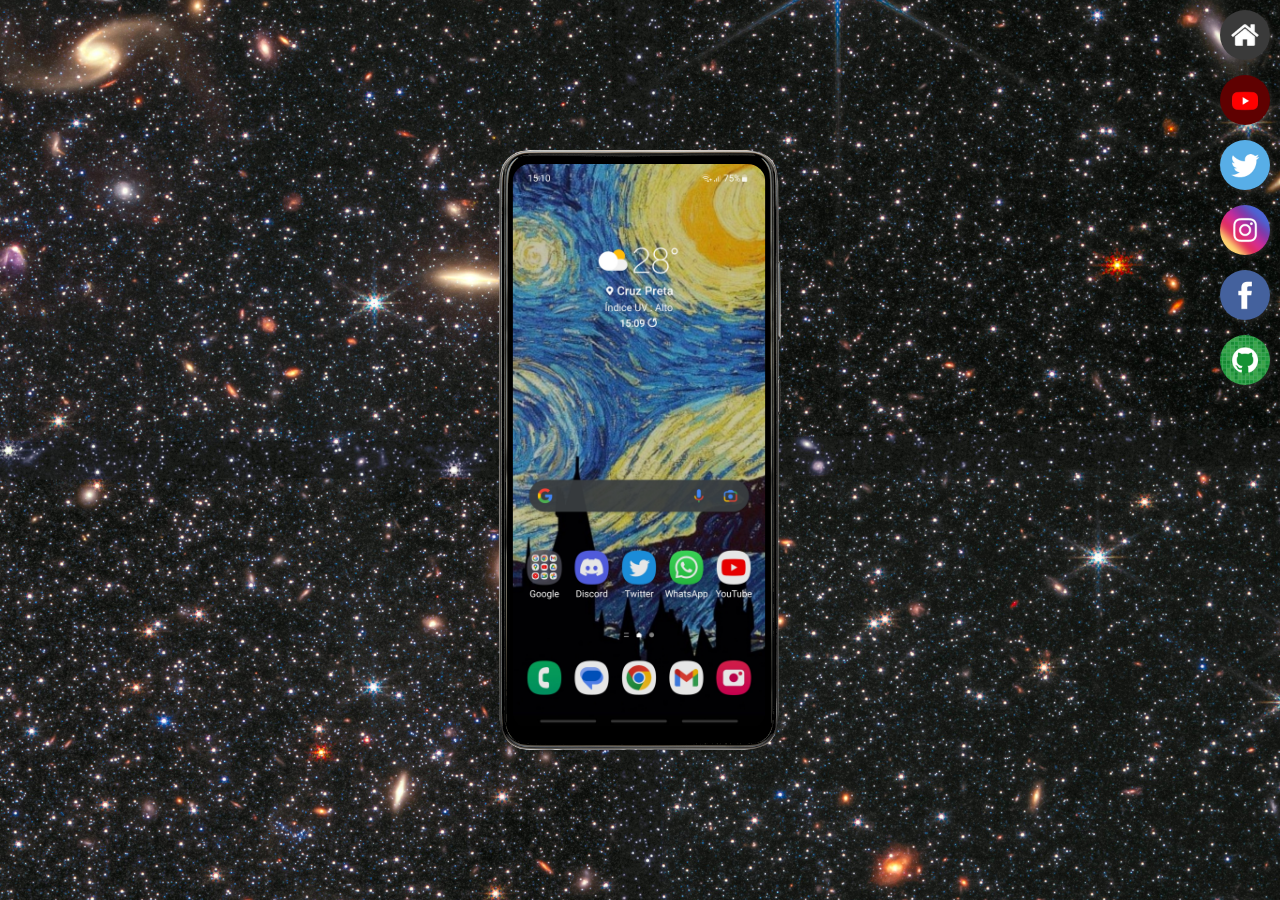
<file: index.html>
<!DOCTYPE html>
<html lang="pt-br">
<head>
    <meta charset="UTF-8">
    <meta http-equiv="X-UA-Compatible" content="IE=edge">
    <meta name="viewport" content="width=device-width, initial-scale=1.0">
    <link rel="shortcut icon" href="imagens/favicon.ico" type="image/x-icon">
    <link rel="stylesheet" href="estilos/style.css">
    <title>Projeto Redes Sociais</title>
</head>
<body>
    <main>
        <section id="celular">
            <iframe src="home.html" name="tela" id="tela" frameborder="0">
                <p>Seu navegador não é compatível com esse recurso</p>
            </iframe>
        </section>
        <section id="sociais">
            <a href="home.html" target="tela"><img src="imagens/logo-home.jpg" alt="Home"></a>
            <a href="youtube.html" target="tela"><img src="imagens/logo-youtube.jpg" alt="Youtube"></a>
            <a href="twitter.html" target="tela"><img src="imagens/logo-twitter.jpg" alt="Twitter"></a>
            <a href="instragram.html" target="tela"><img src="imagens/logo-instagram.jpg" alt="Instagram"></a>
            <a href="face.html" target="tela"><img src="imagens/logo-facebook.jpg" alt="Facebook"></a>
            <a href="github.html" target="tela"><img src="imagens/logo-github.jpg" alt="GitHub"></a>
        </section>
    </main>
</body>
</html>
</file>
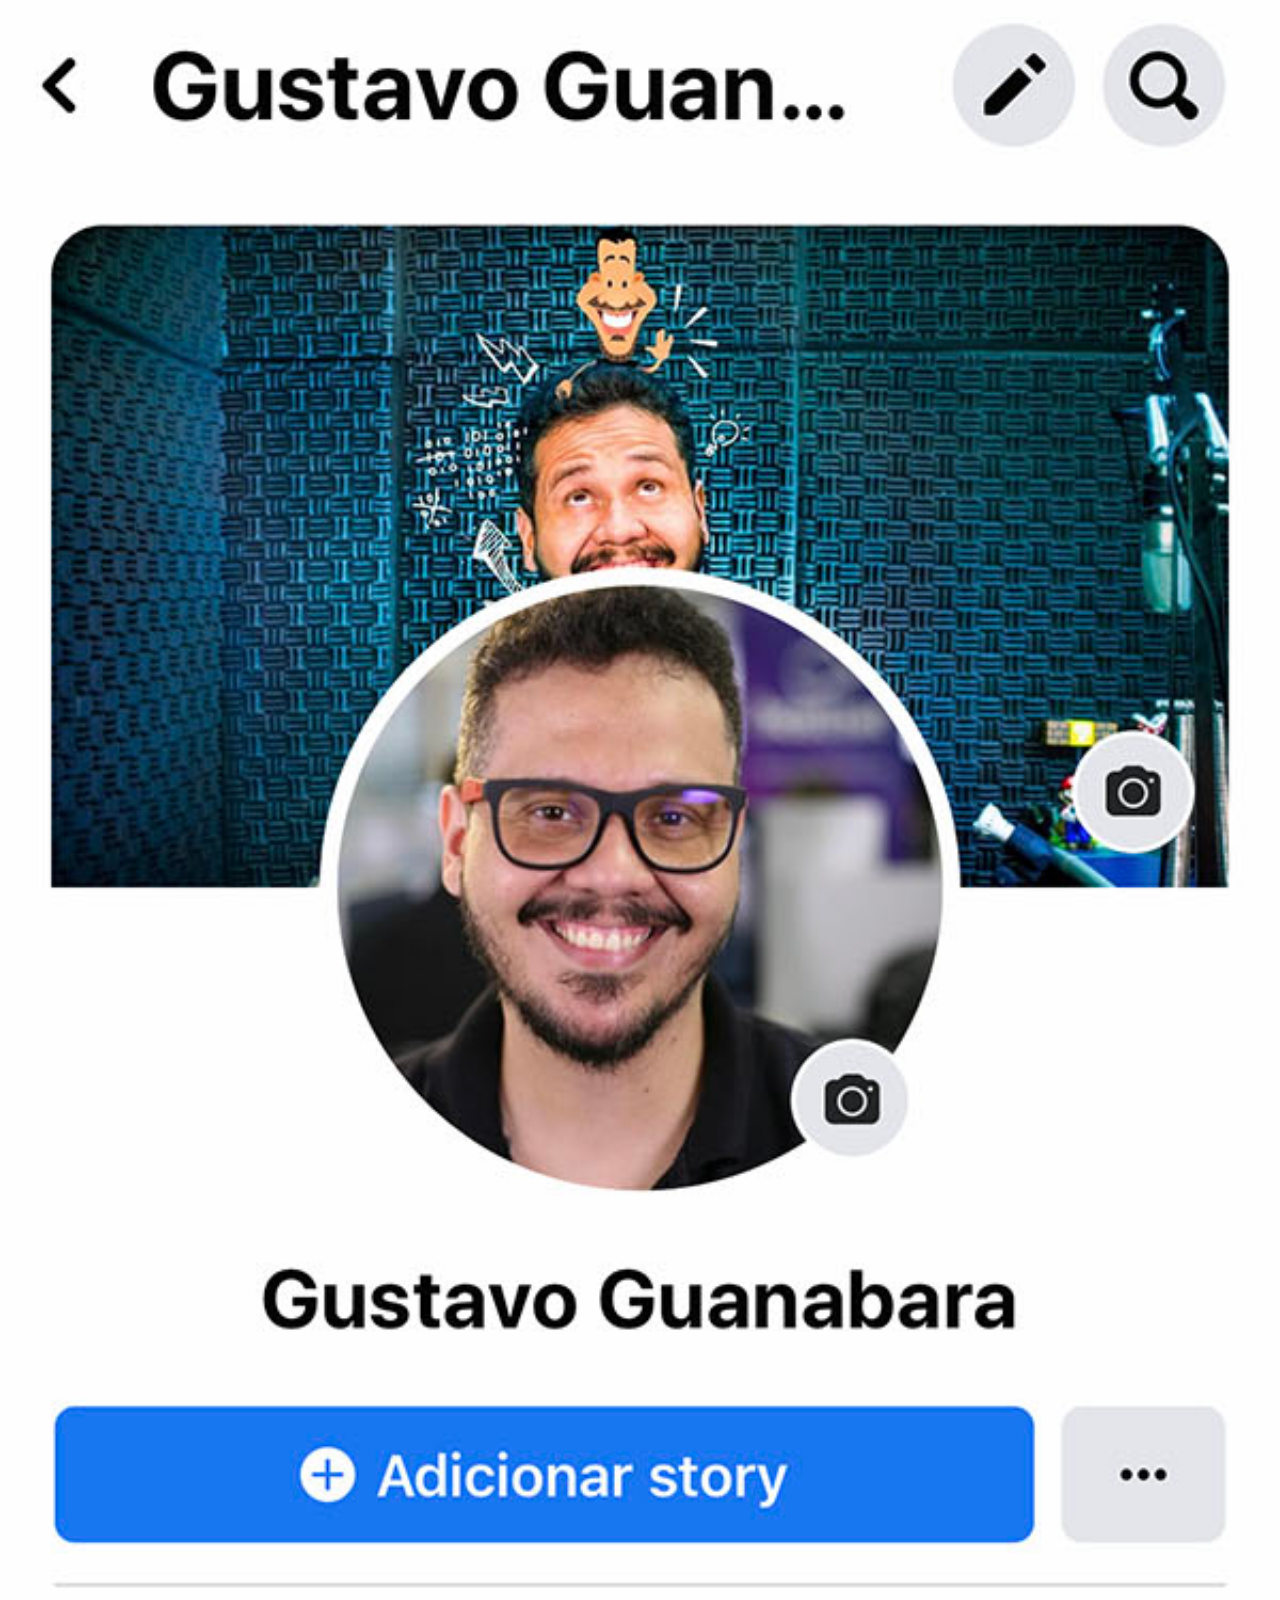
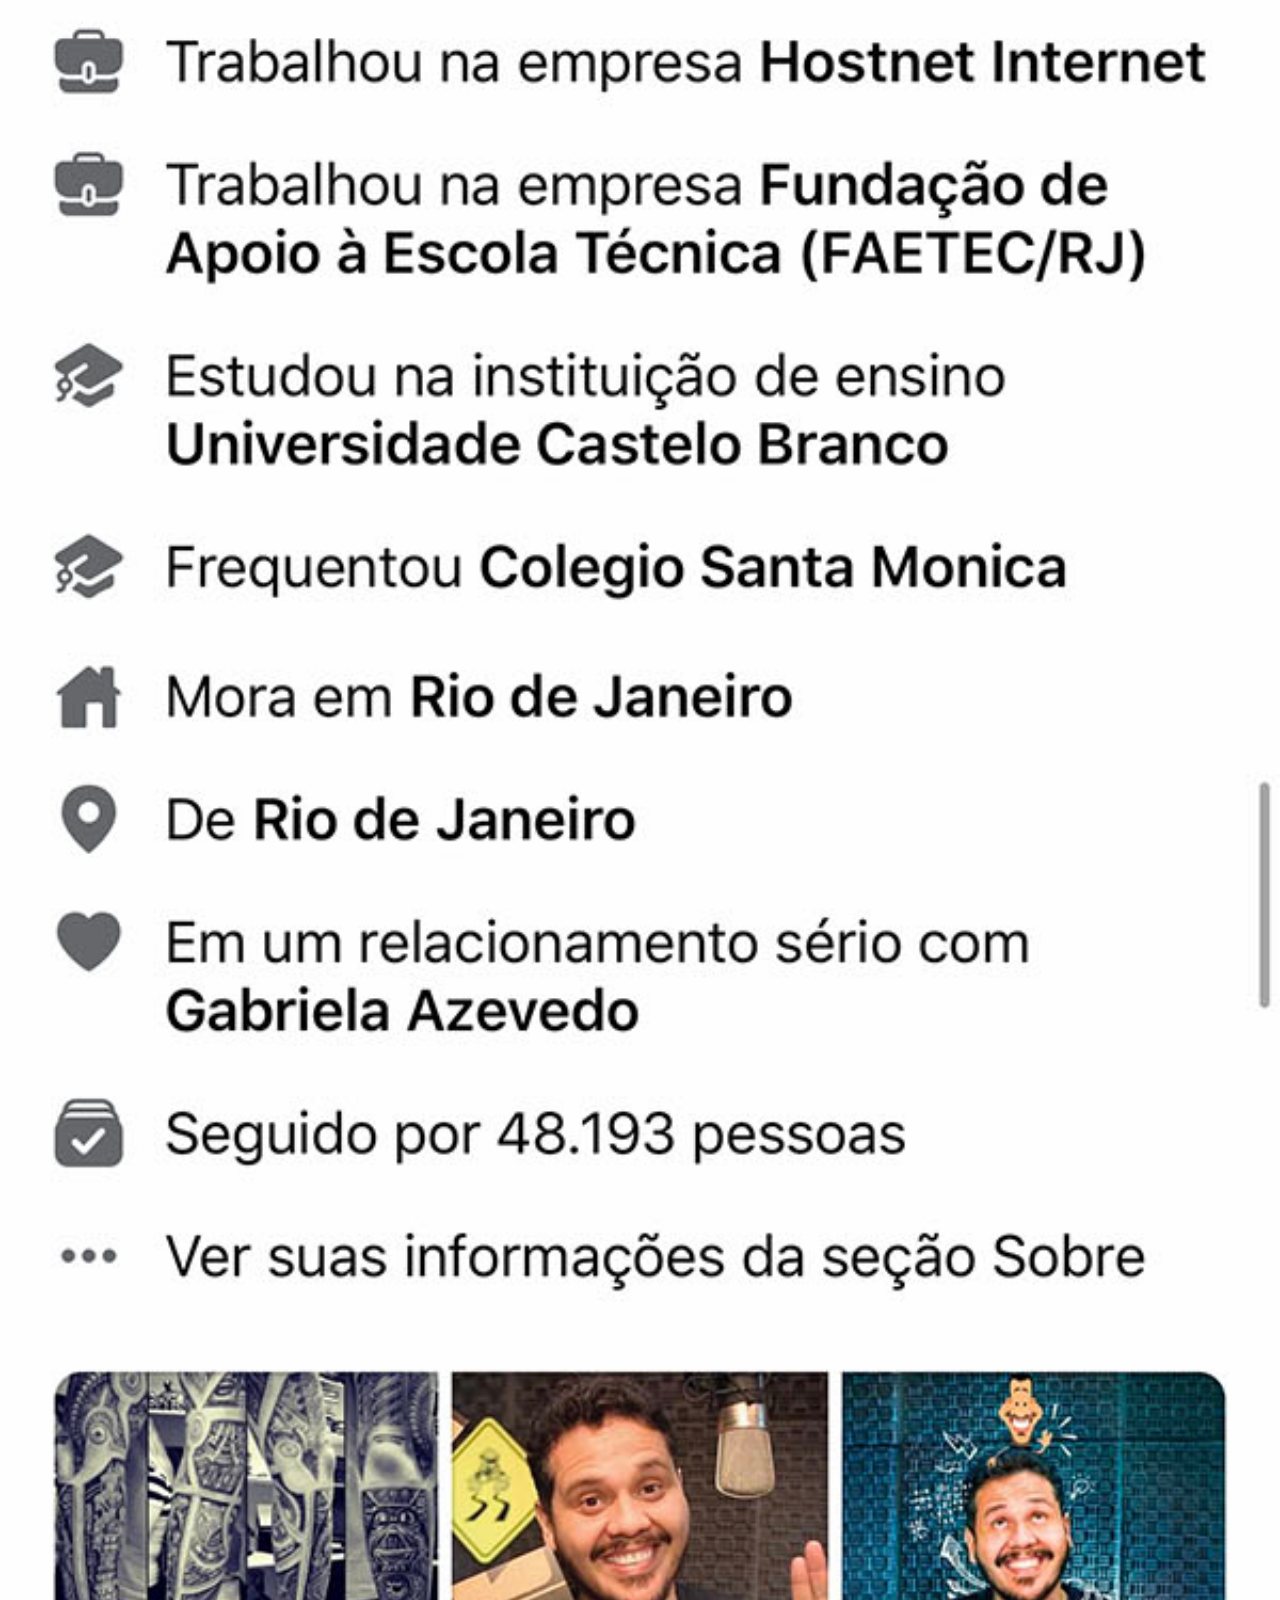
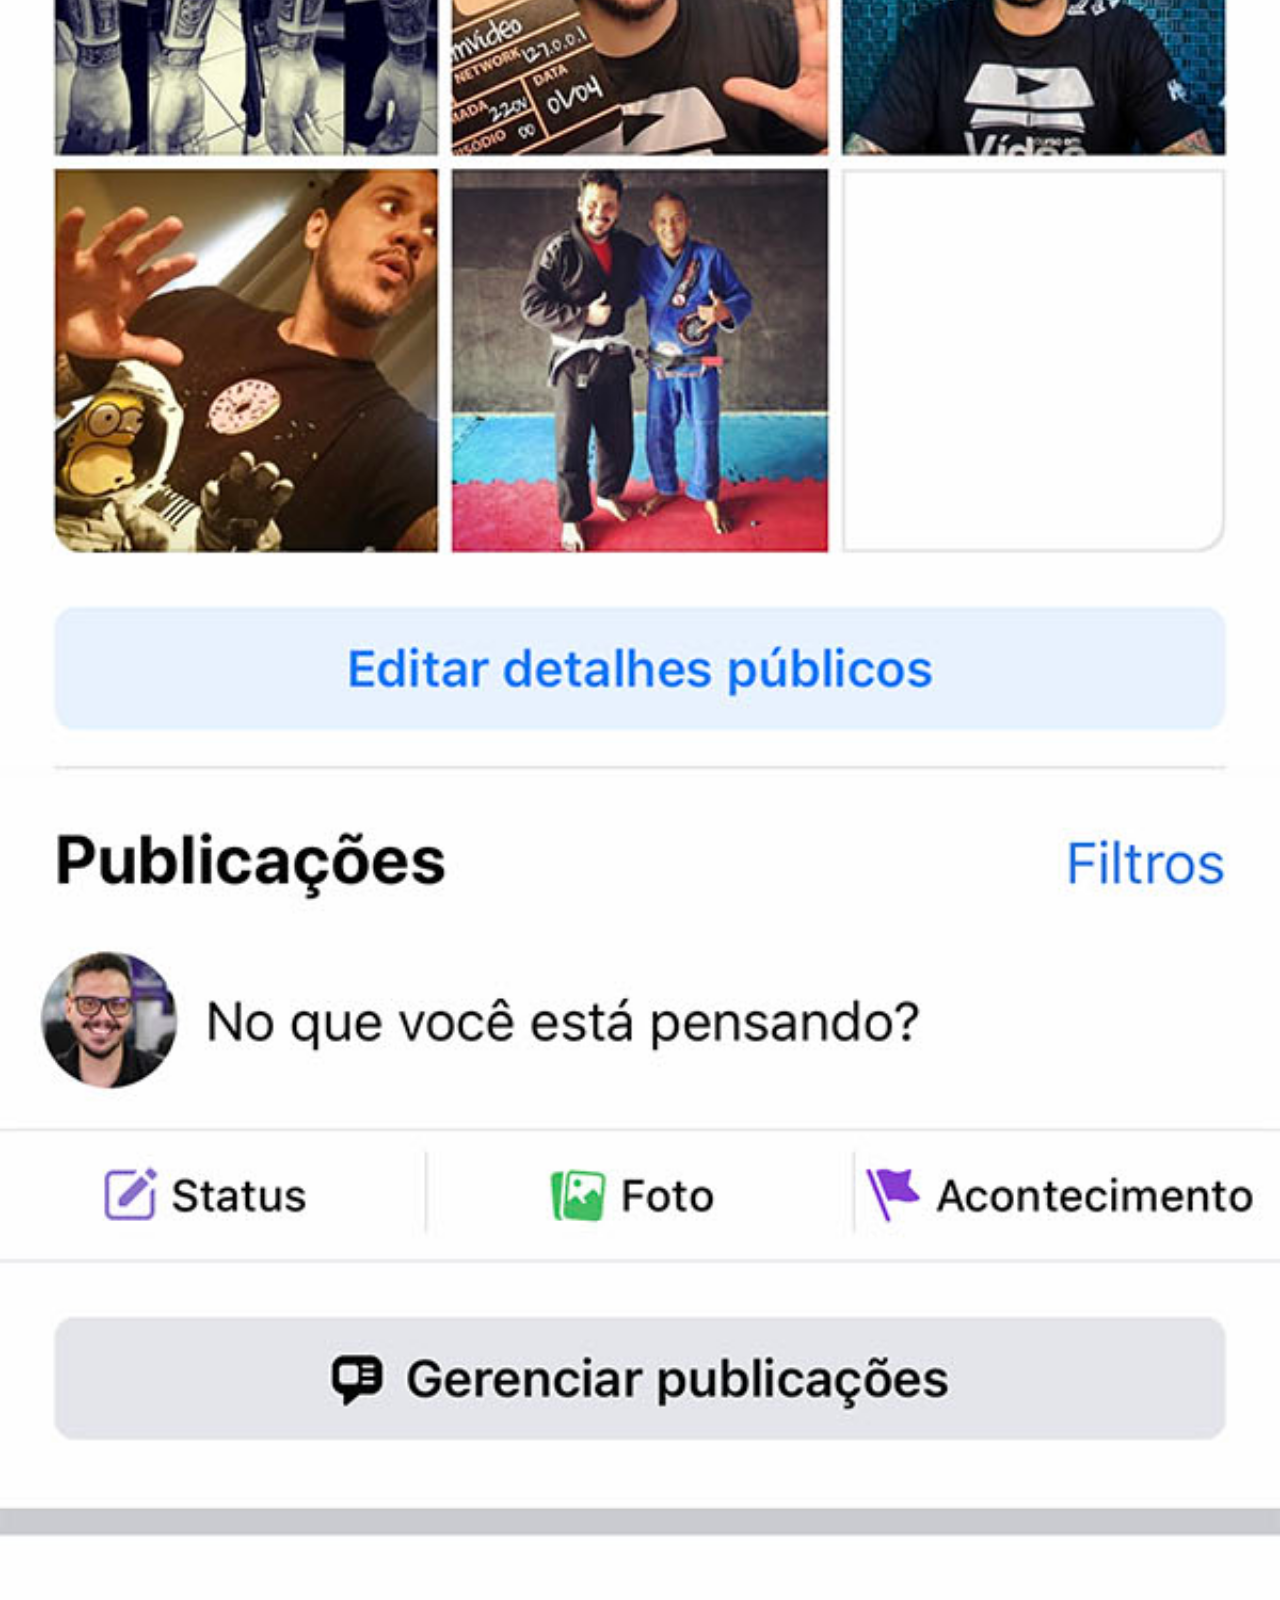
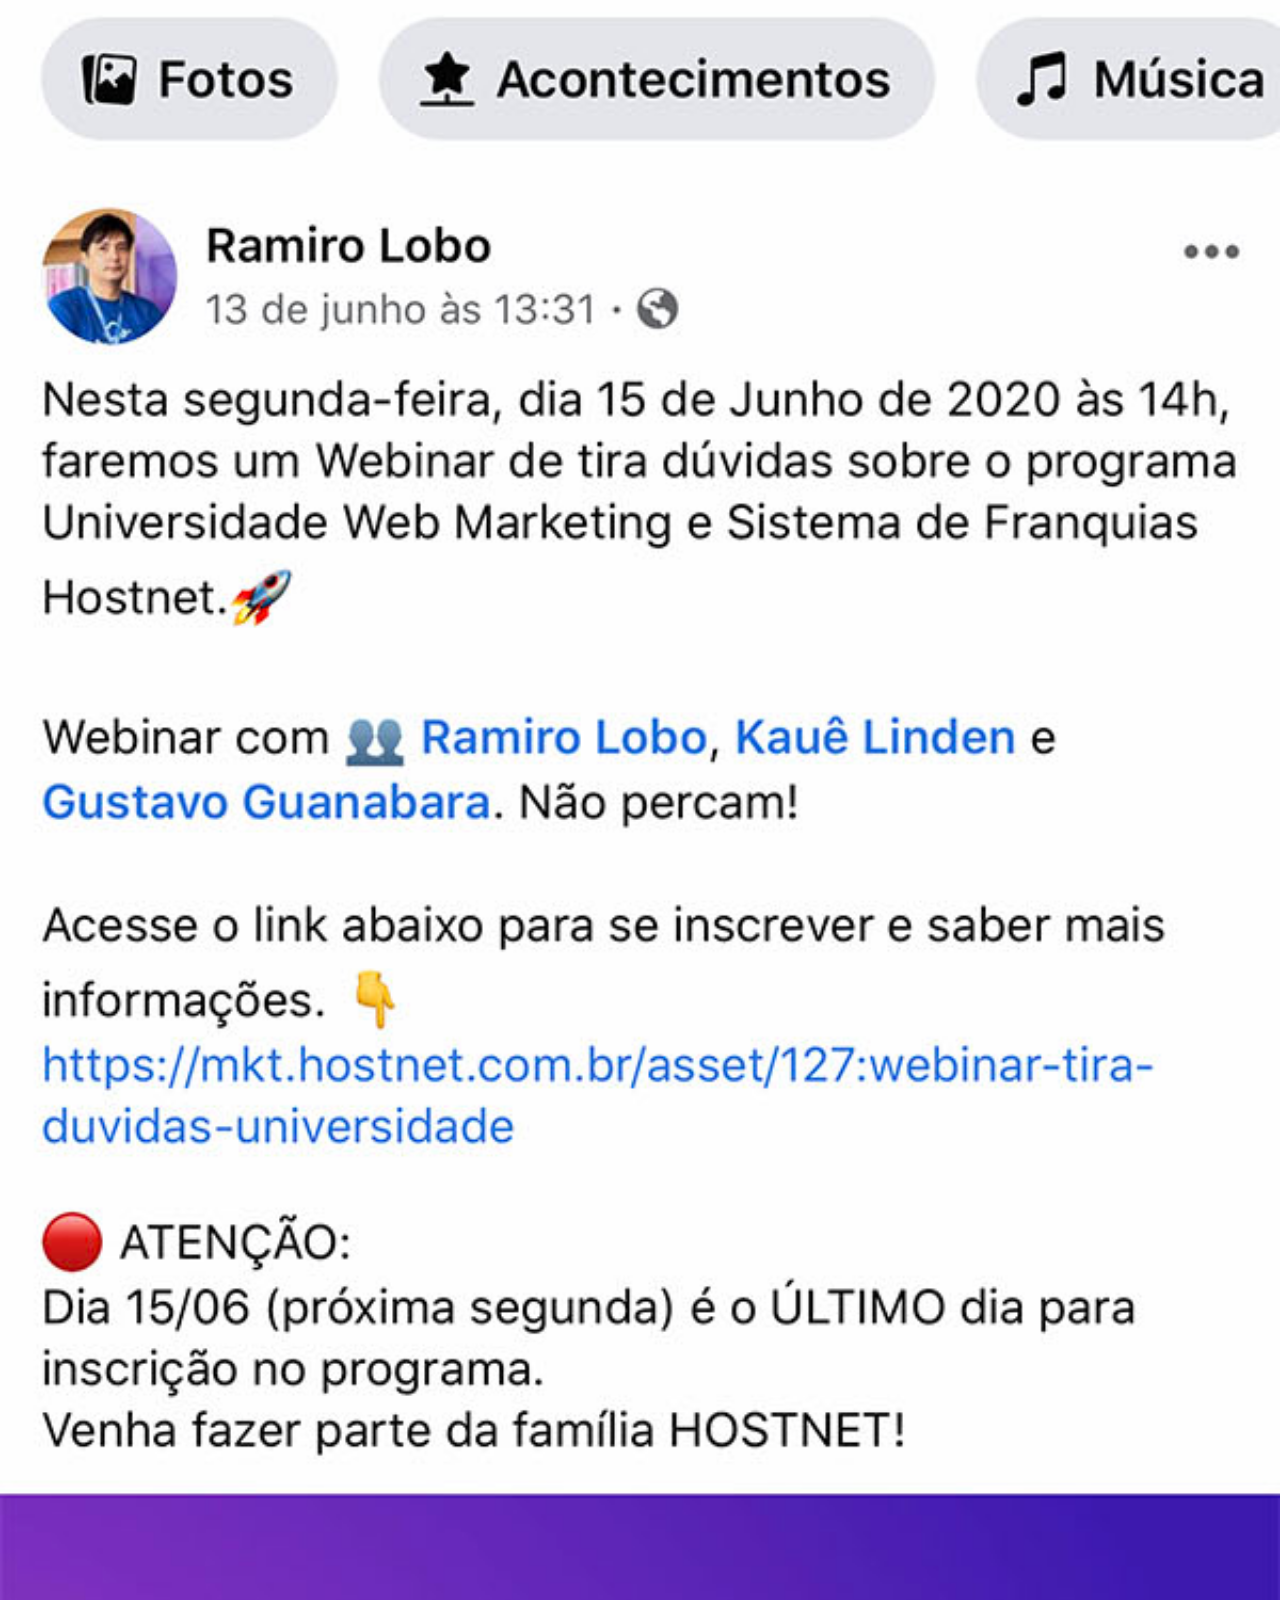
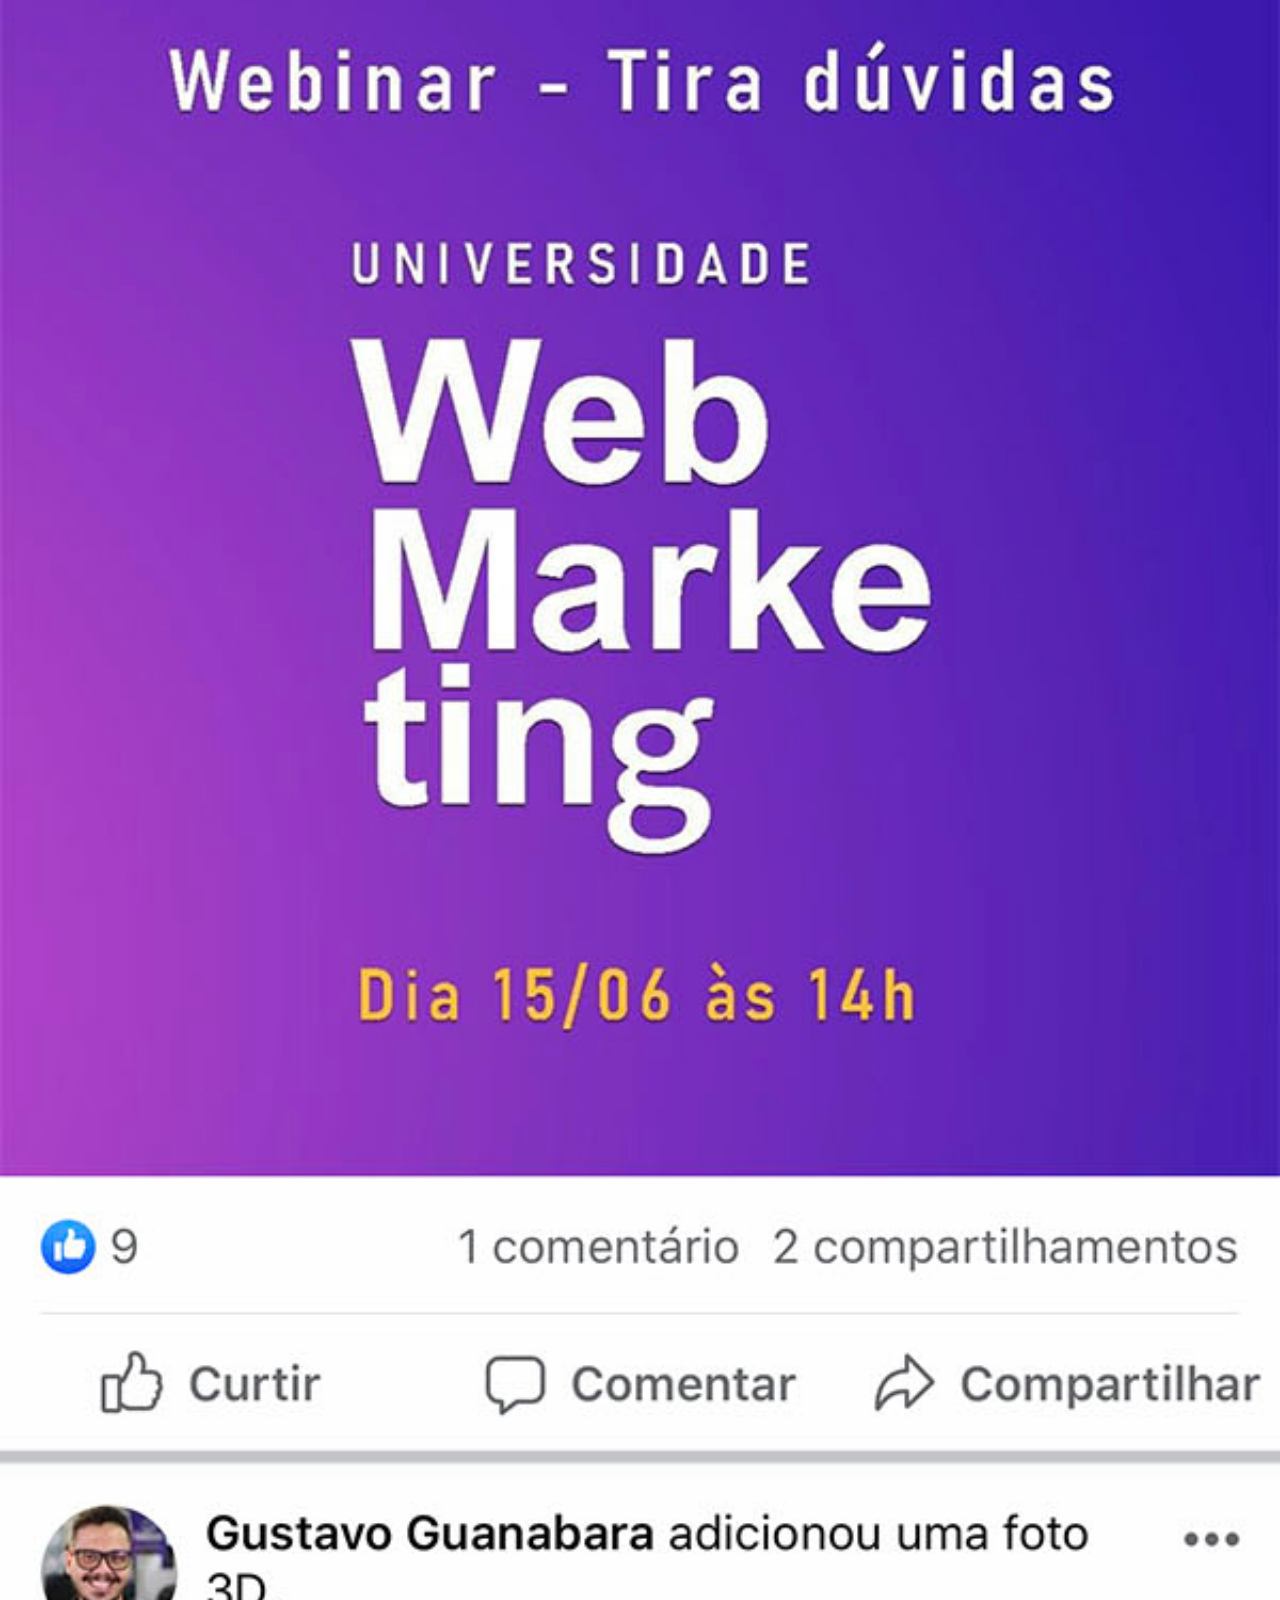
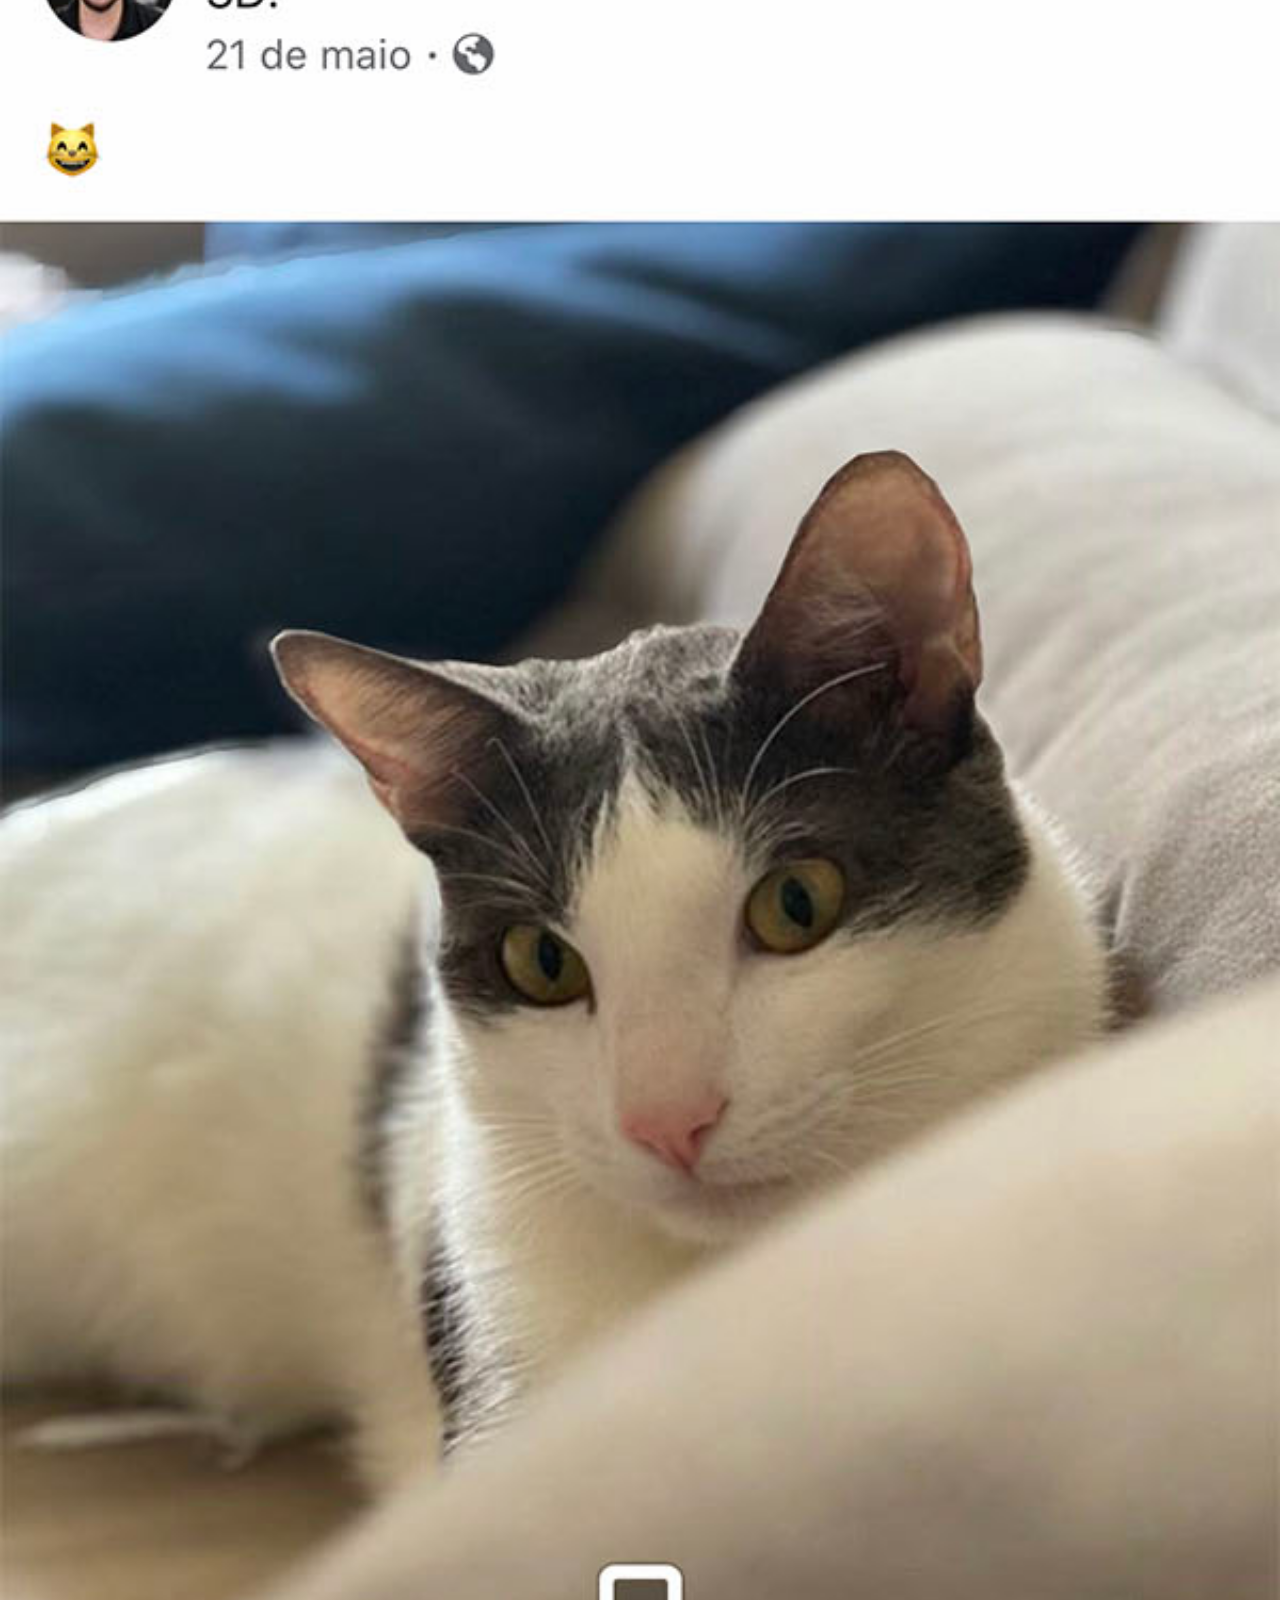
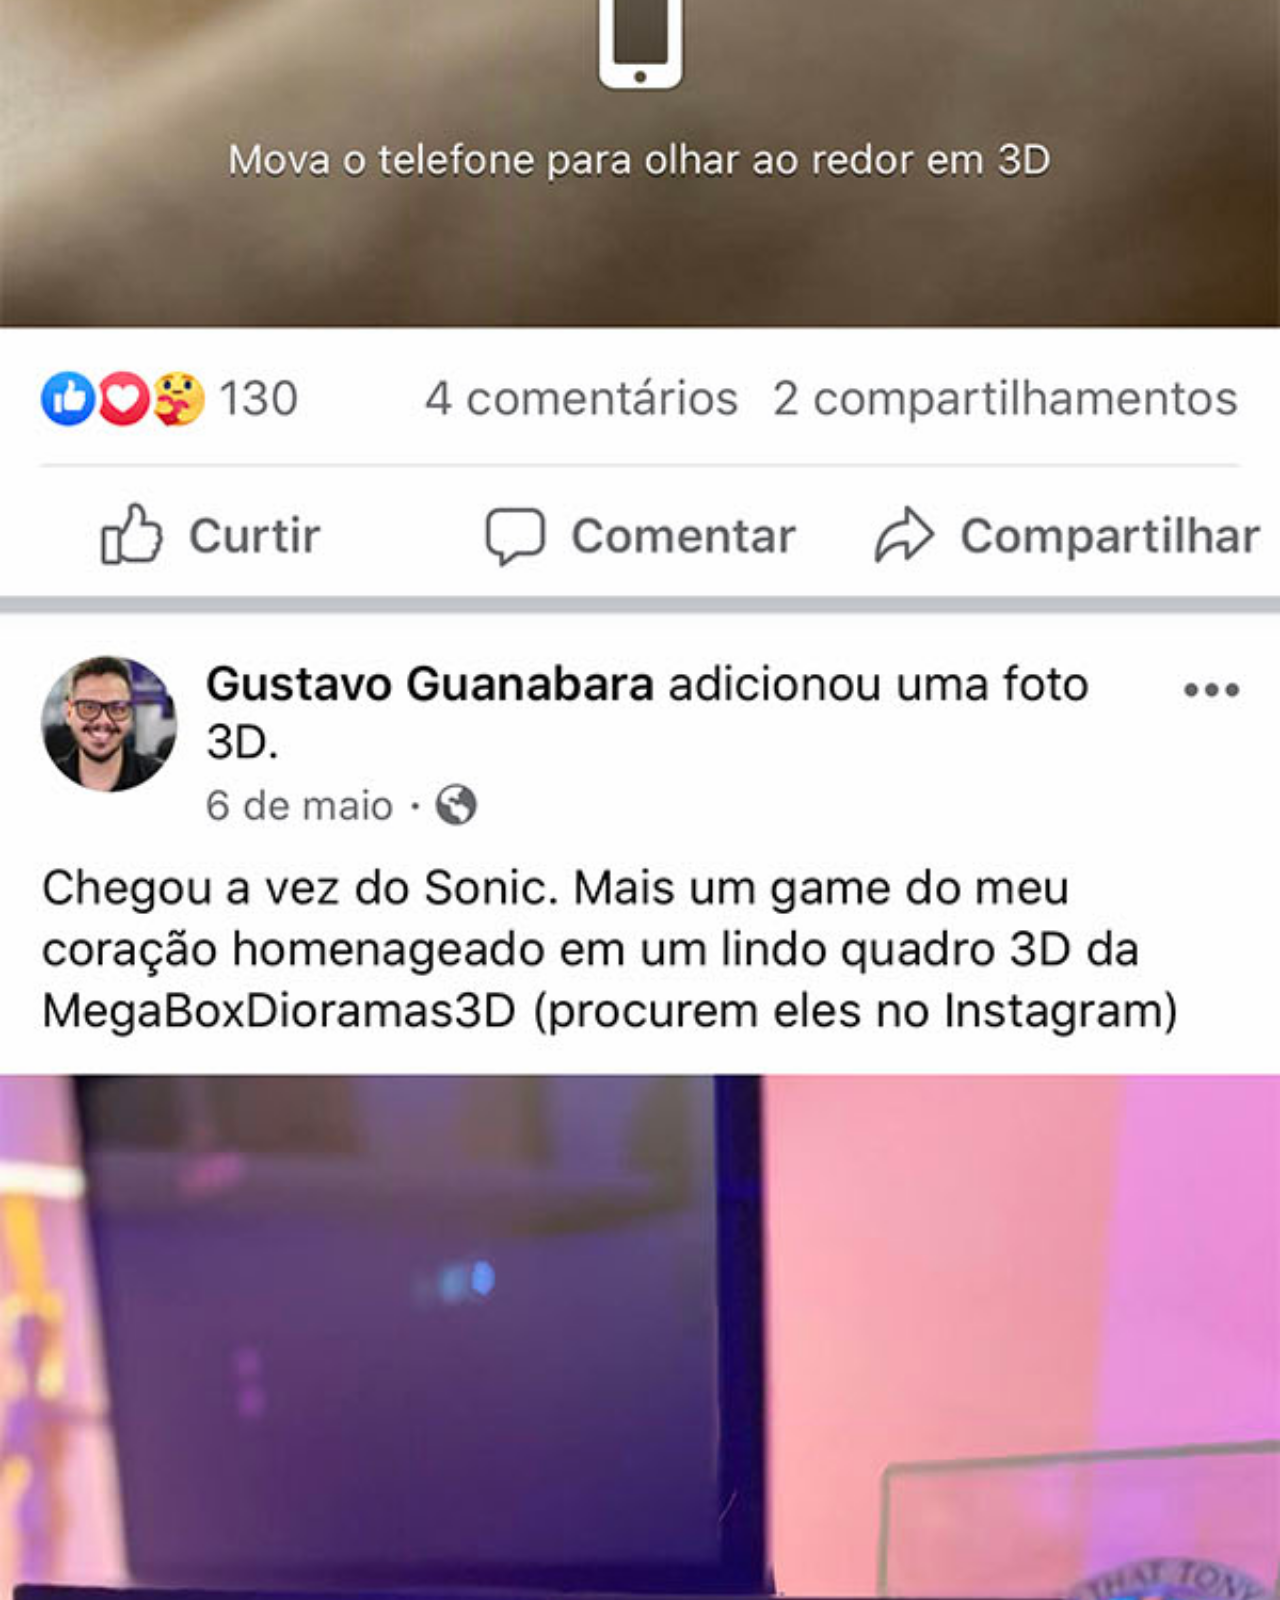
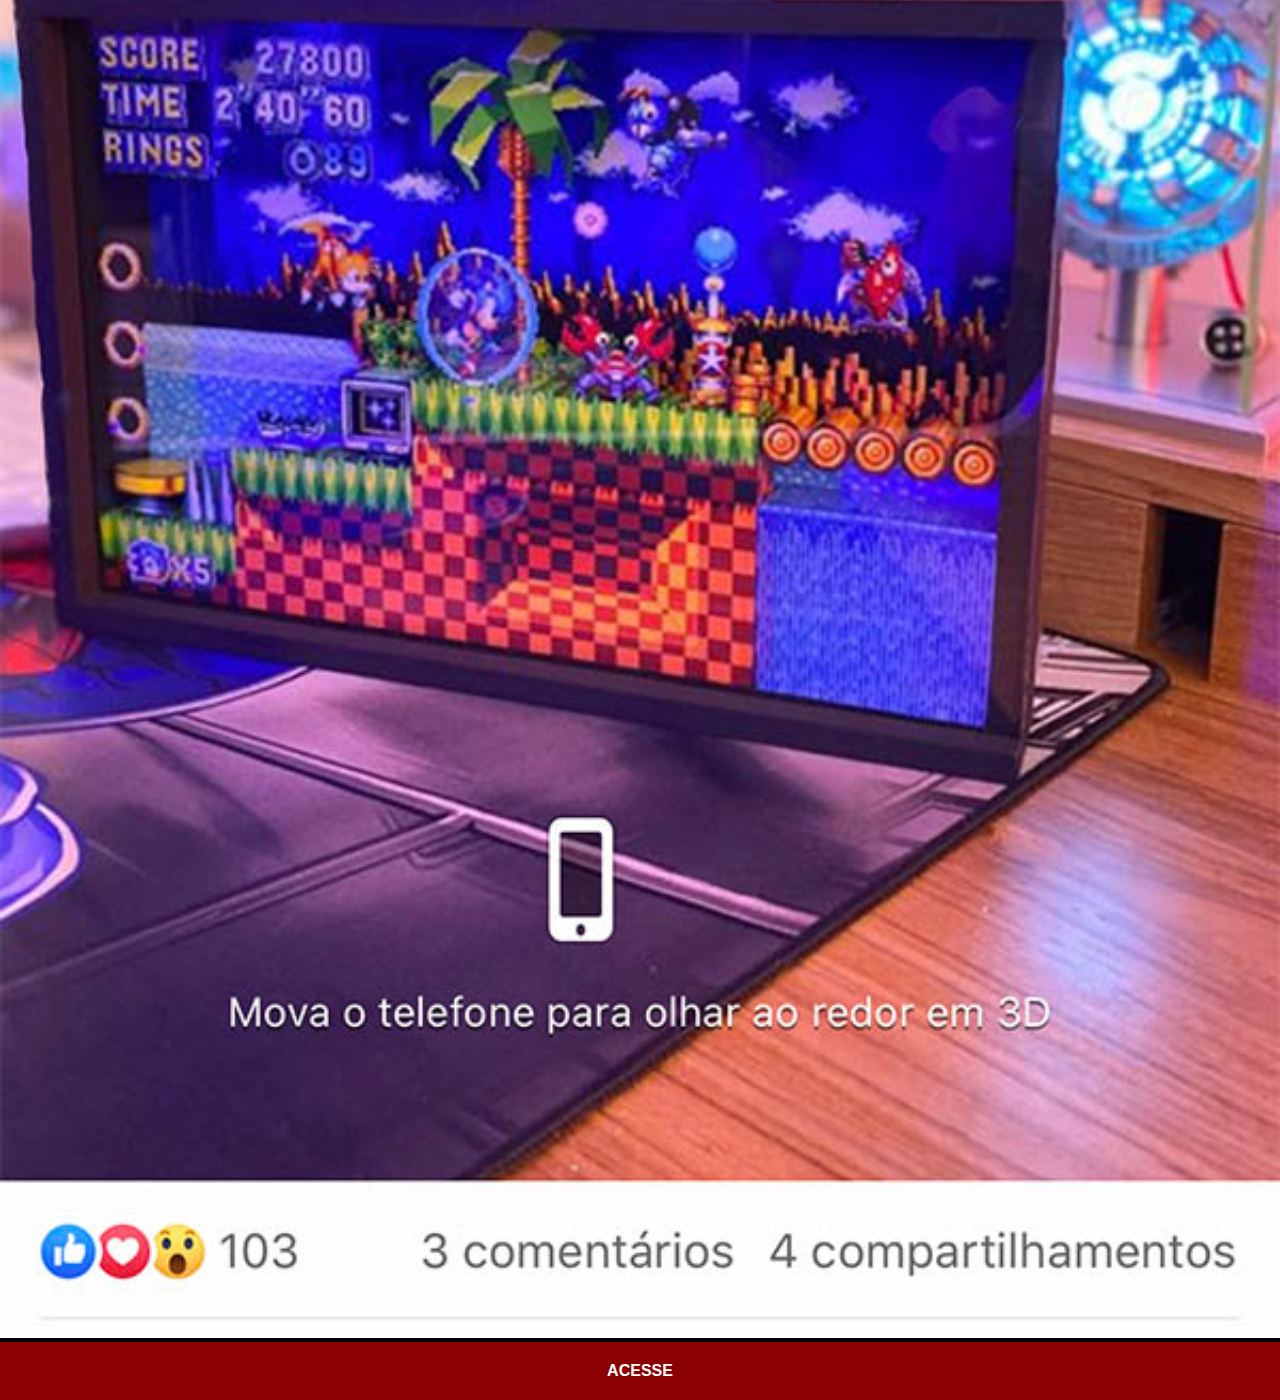
<file: face.html>
<!DOCTYPE html>
<html lang="pt-br">
<head>
    <meta charset="UTF-8">
    <meta http-equiv="X-UA-Compatible" content="IE=edge">
    <meta name="viewport" content="width=device-width, initial-scale=1.0">
    <link rel="stylesheet" href="estilos/social.css">
    <title>Facebook</title>
</head>
<body>
<img src="imagens/tela-facebook.jpg" alt="Youtube">
<a href="https://www.facebook.com" target="_blank" rel="external">Acesse</a>
</body>
</html>
</file>
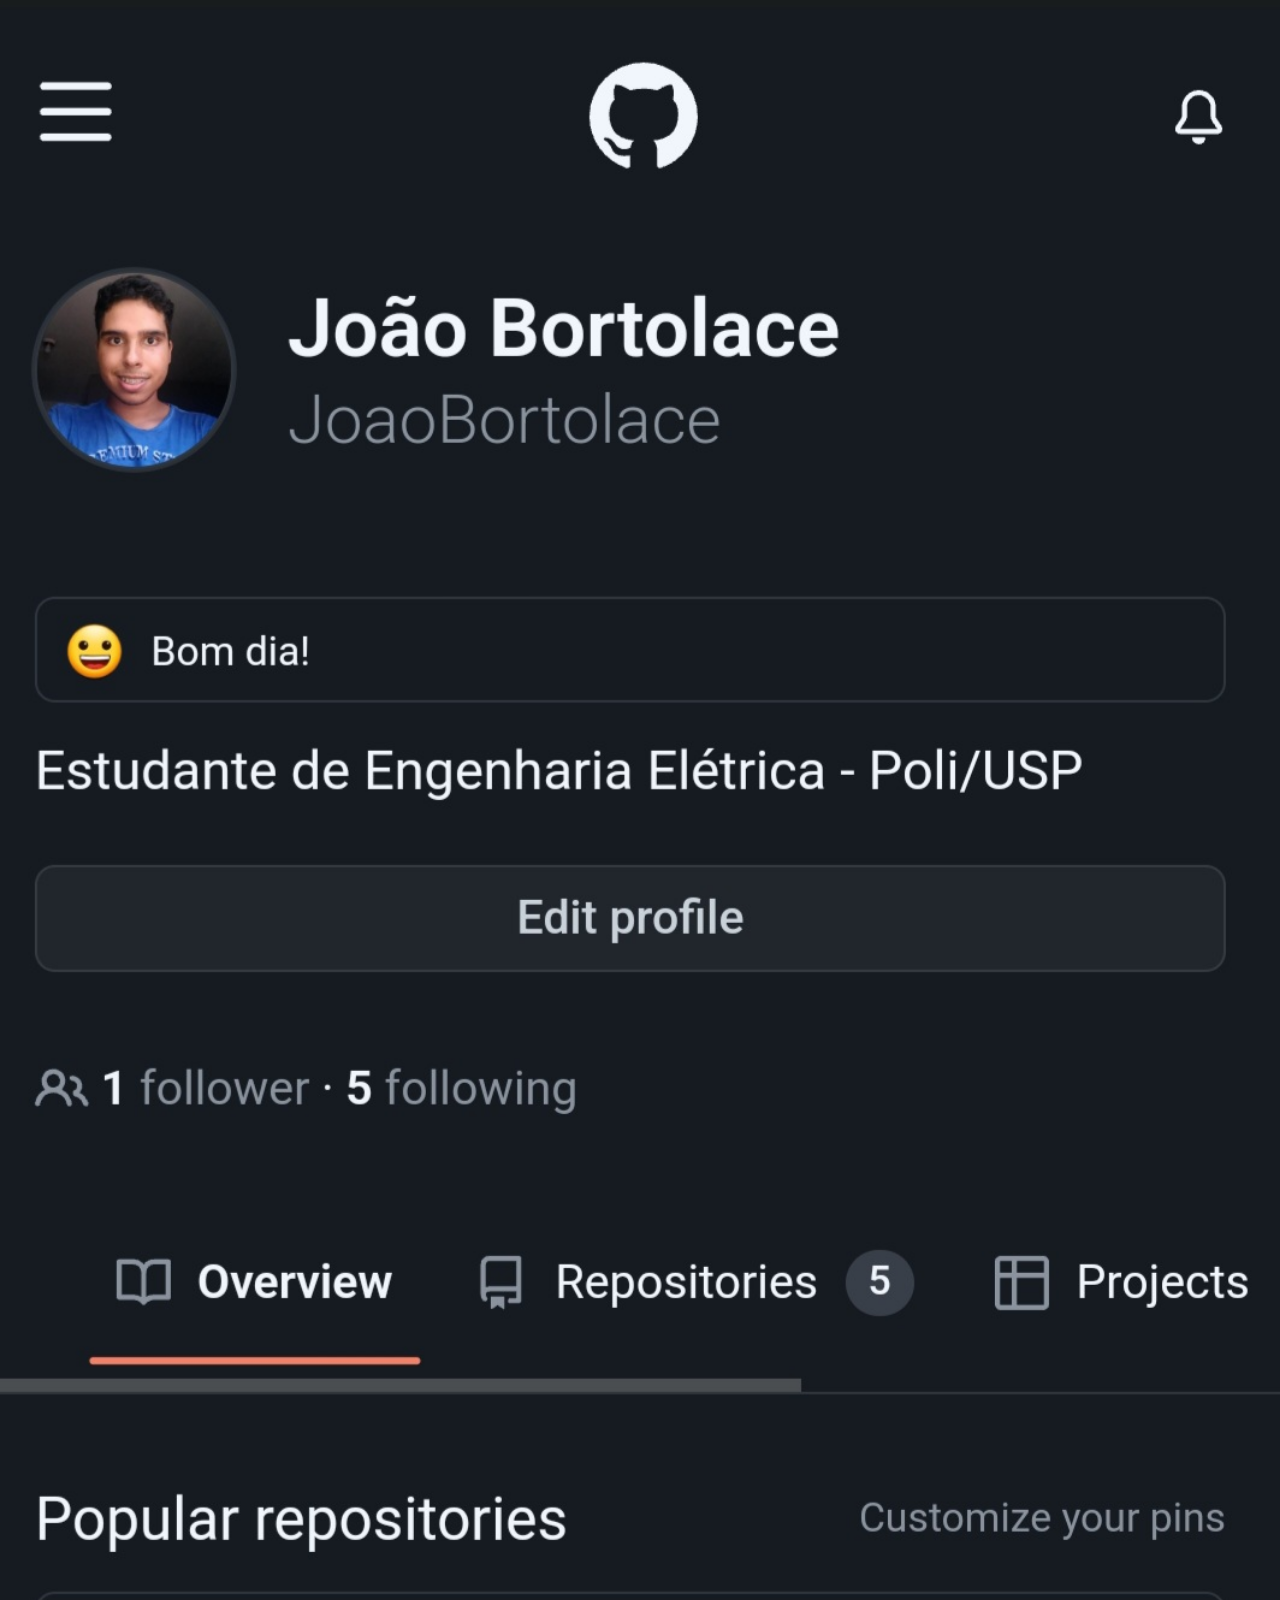
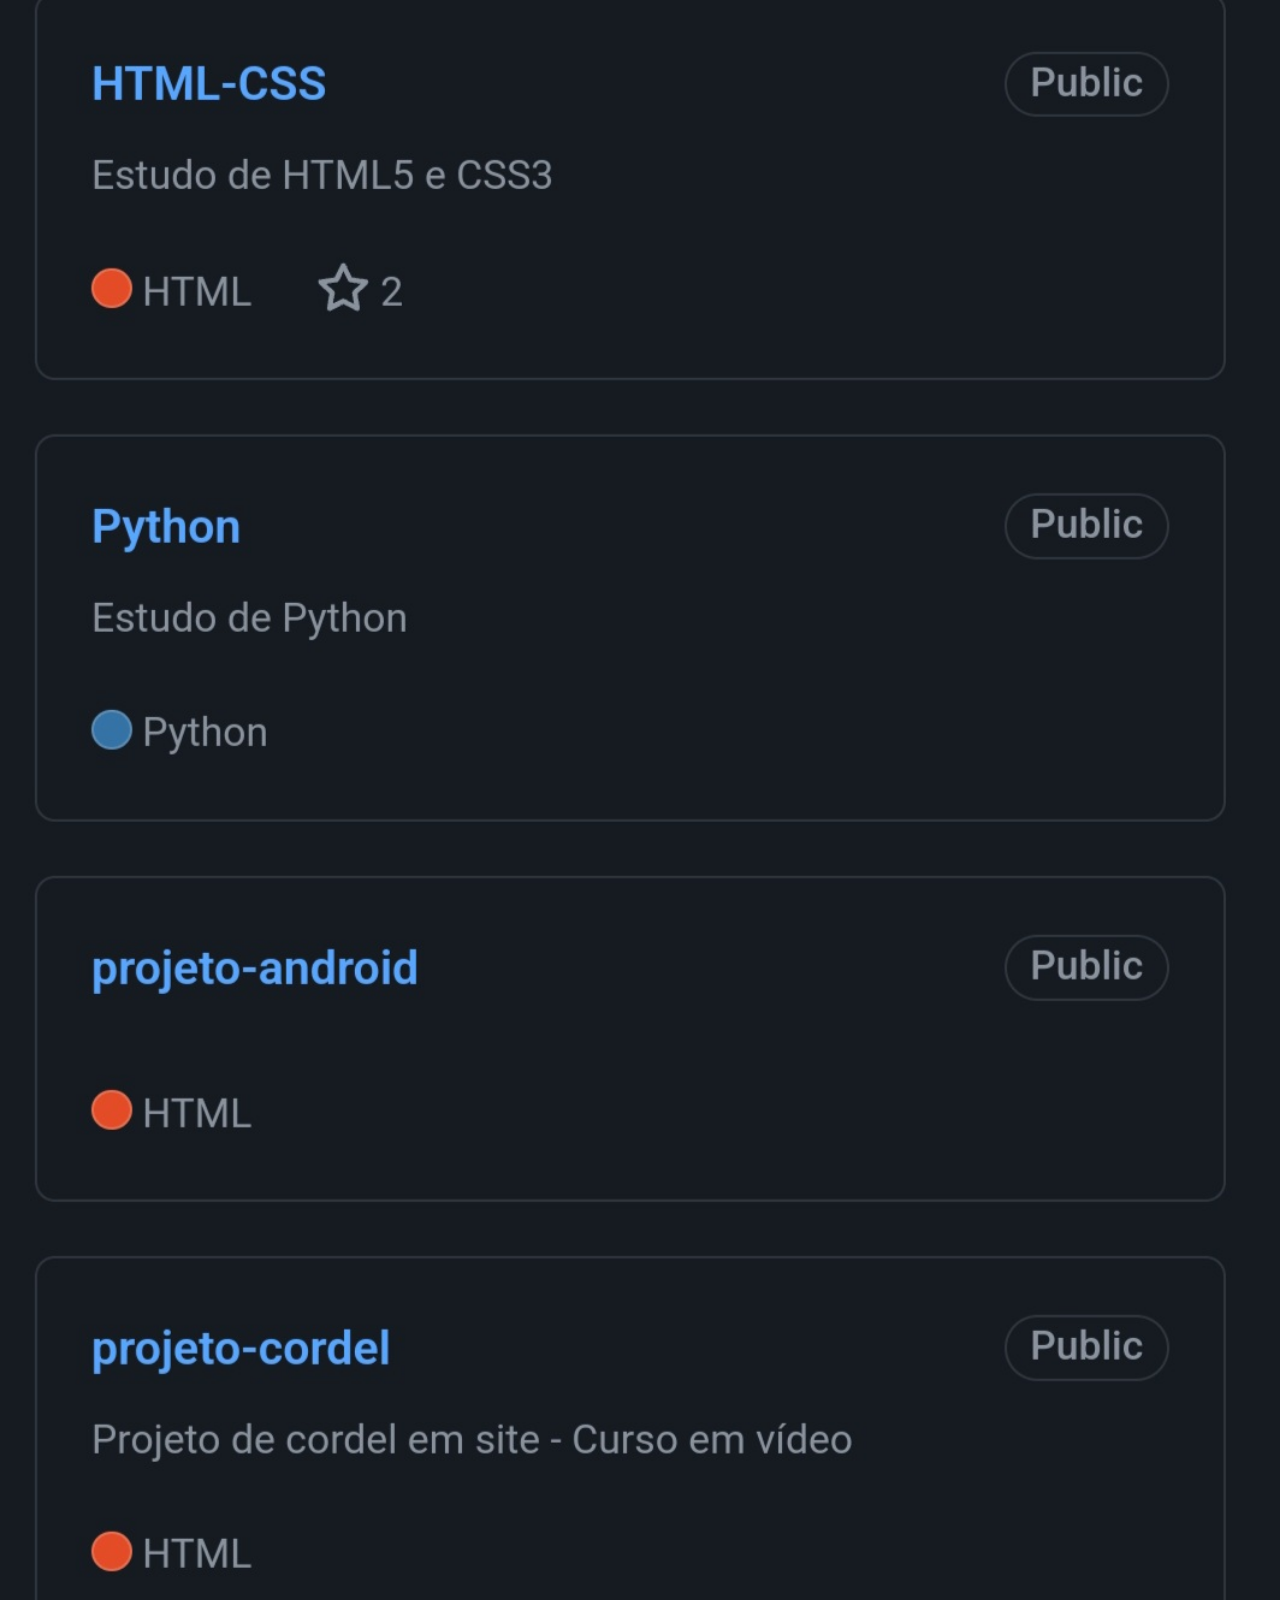
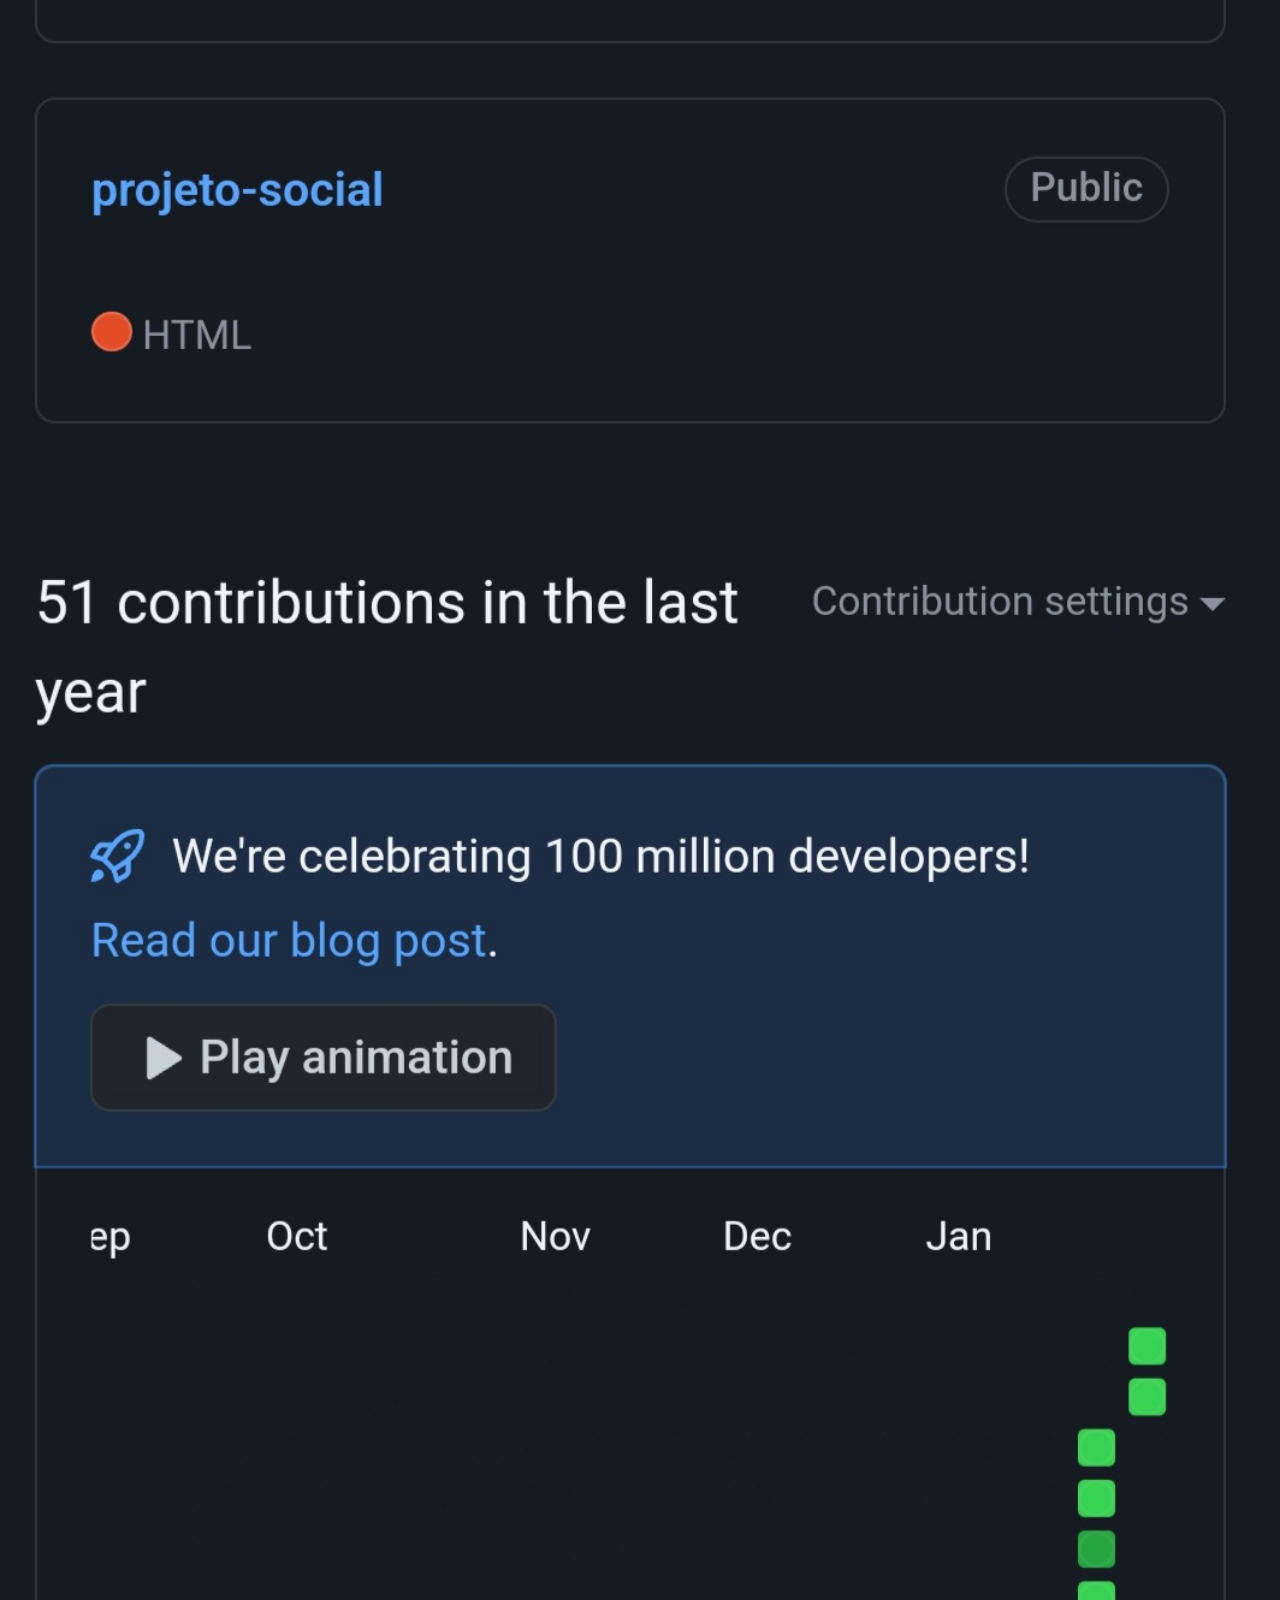
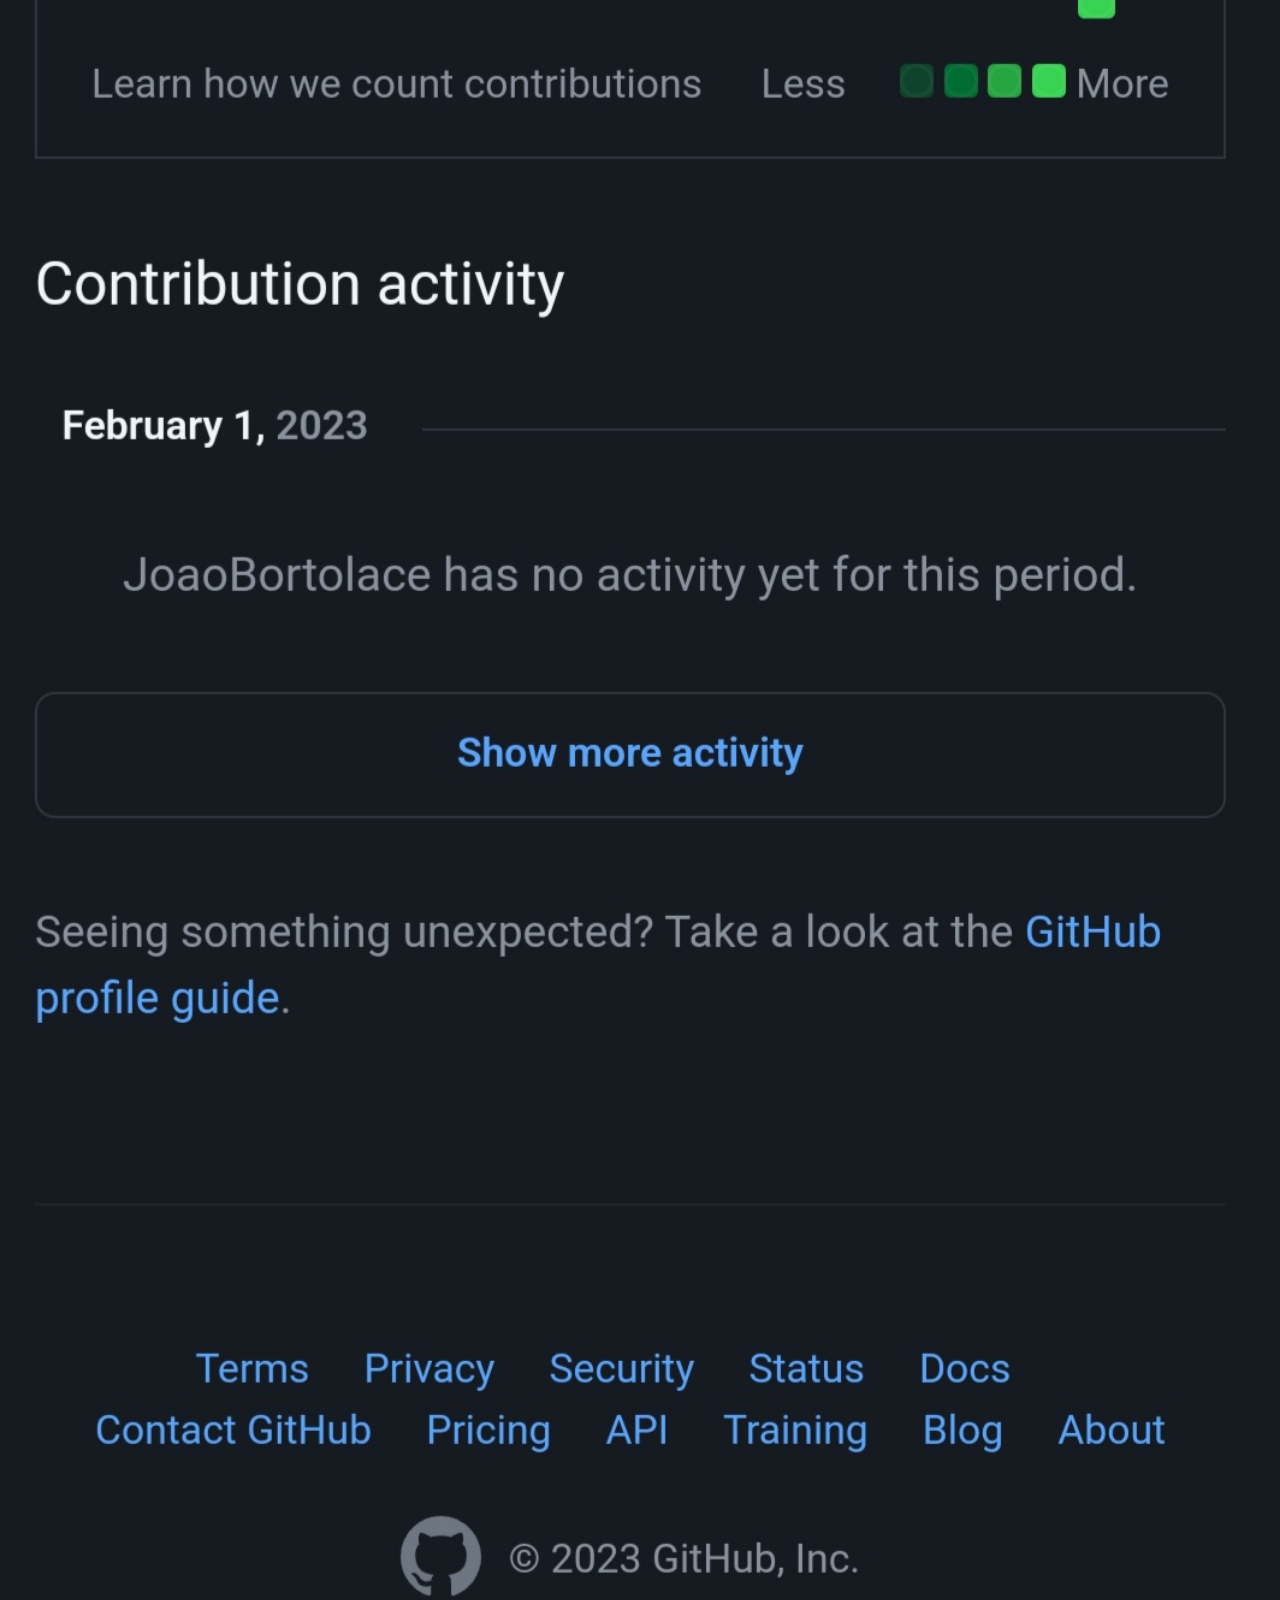
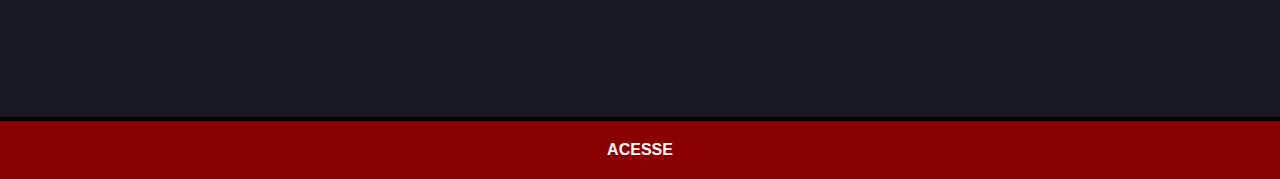
<file: github.html>
<!DOCTYPE html>
<html lang="pt-br">
<head>
    <meta charset="UTF-8">
    <meta http-equiv="X-UA-Compatible" content="IE=edge">
    <meta name="viewport" content="width=device-width, initial-scale=1.0">
    <link rel="stylesheet" href="estilos/social.css">
    <title>GitHub</title>
</head>
<body>
<img src="imagens/tela-github.jpg" alt="Youtube">
<a href="https://github.com/JoaoBortolace" target="_blank" rel="external">Acesse</a>
</body>
</html>
</file>
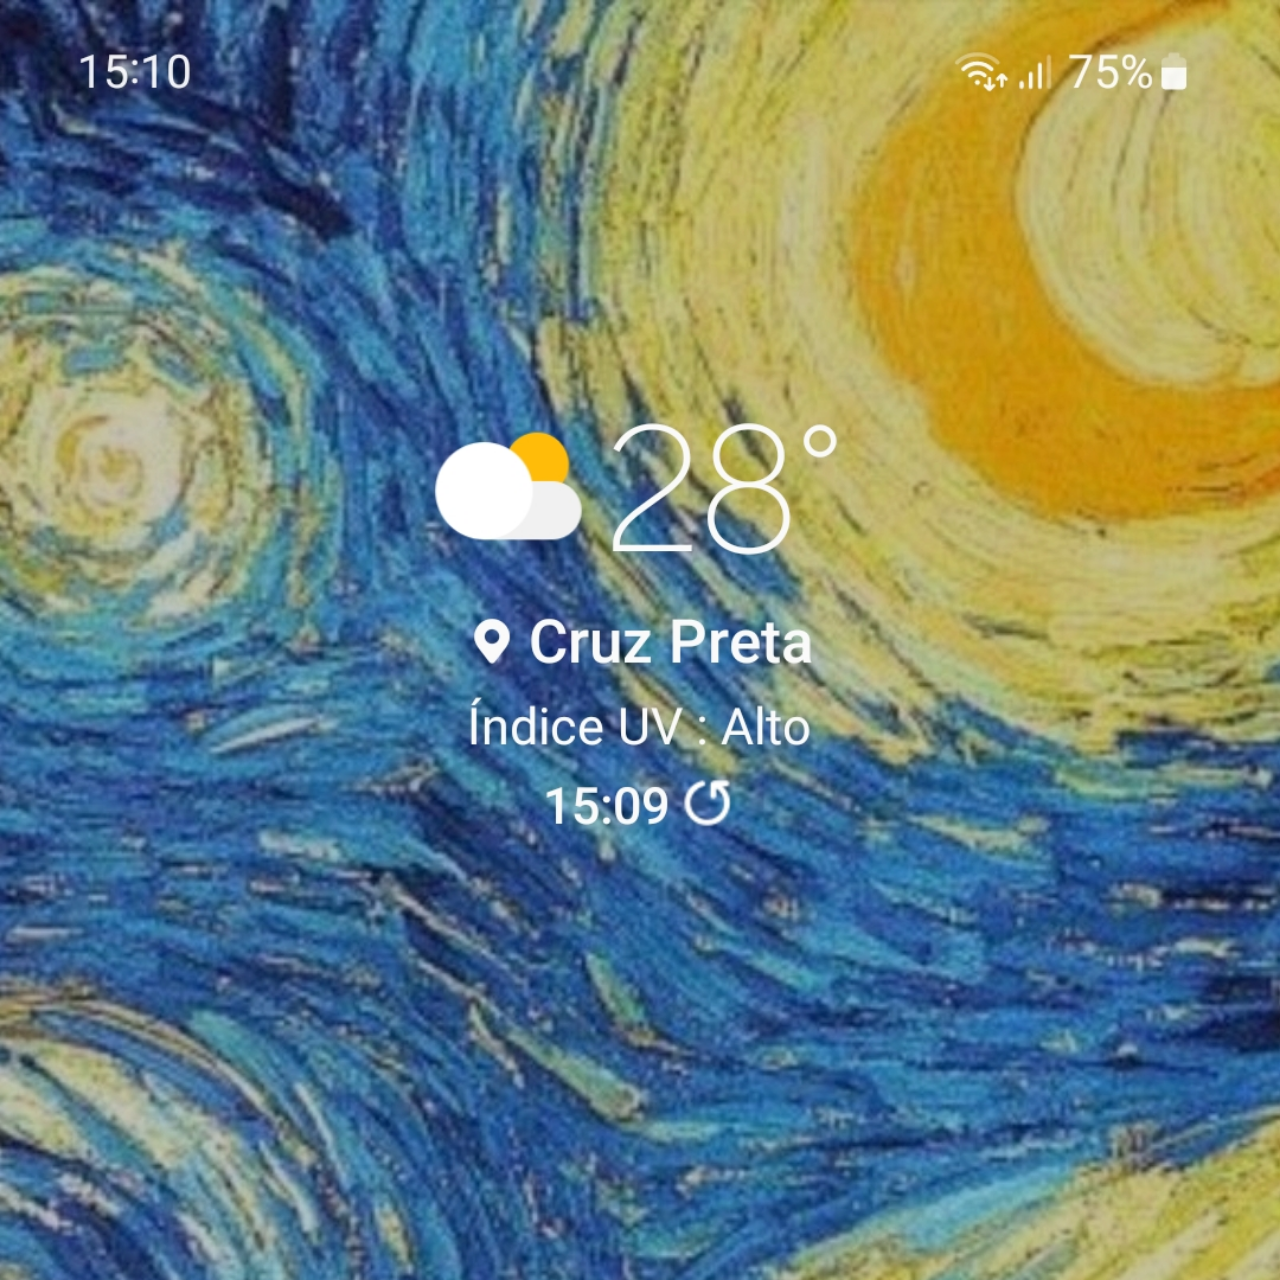
<file: home.html>
<!DOCTYPE html>
<html lang="pt-br">
<head>
    <meta charset="UTF-8">
    <meta http-equiv="X-UA-Compatible" content="IE=edge">
    <meta name="viewport" content="width=device-width, initial-scale=1.0">
    <title>Home</title>
    <style>
        * {
            margin: 0px;
            padding: 0px;
        }

        body {
            width: 100vw;
            height: 100vw;
            background: black url(imagens/tela-celular.jpg) no-repeat top center;
            background-size: cover;
        }
    </style>
</head>
<body>
    
</body>
</html>
</file>
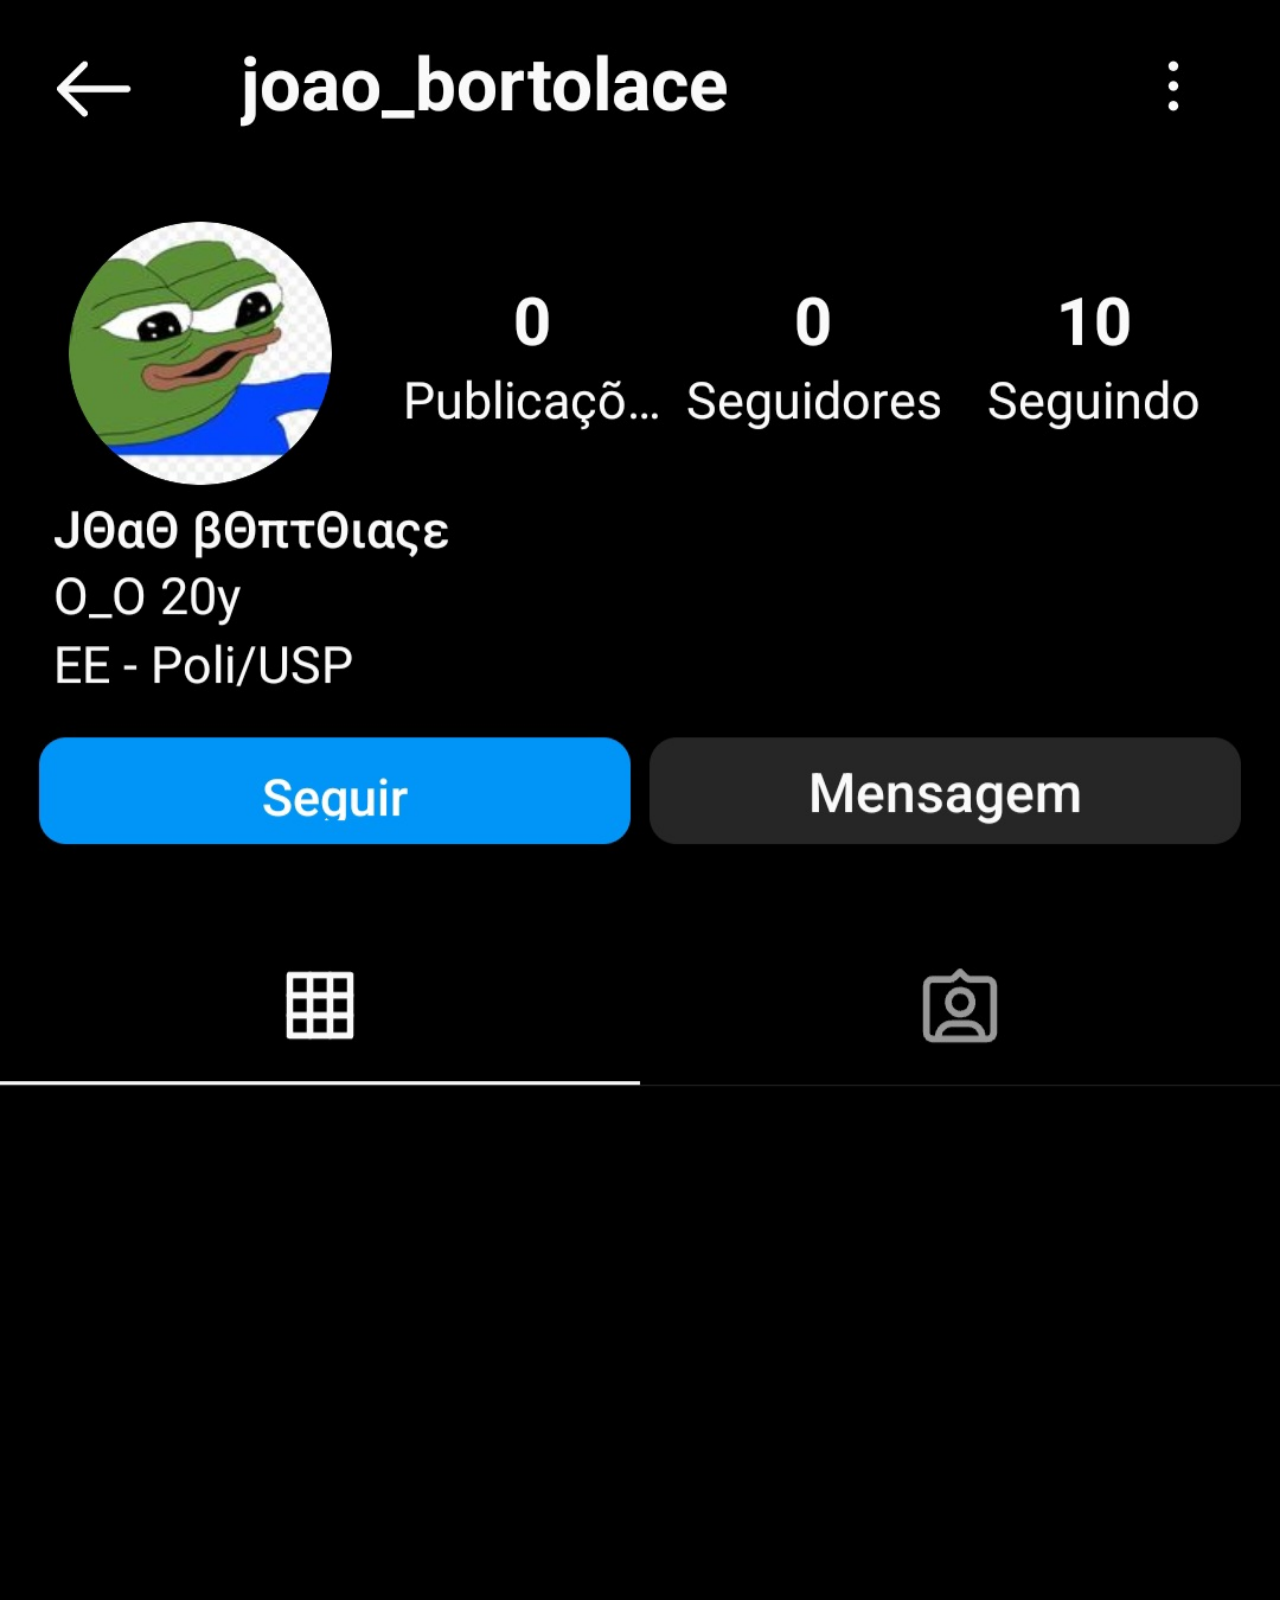
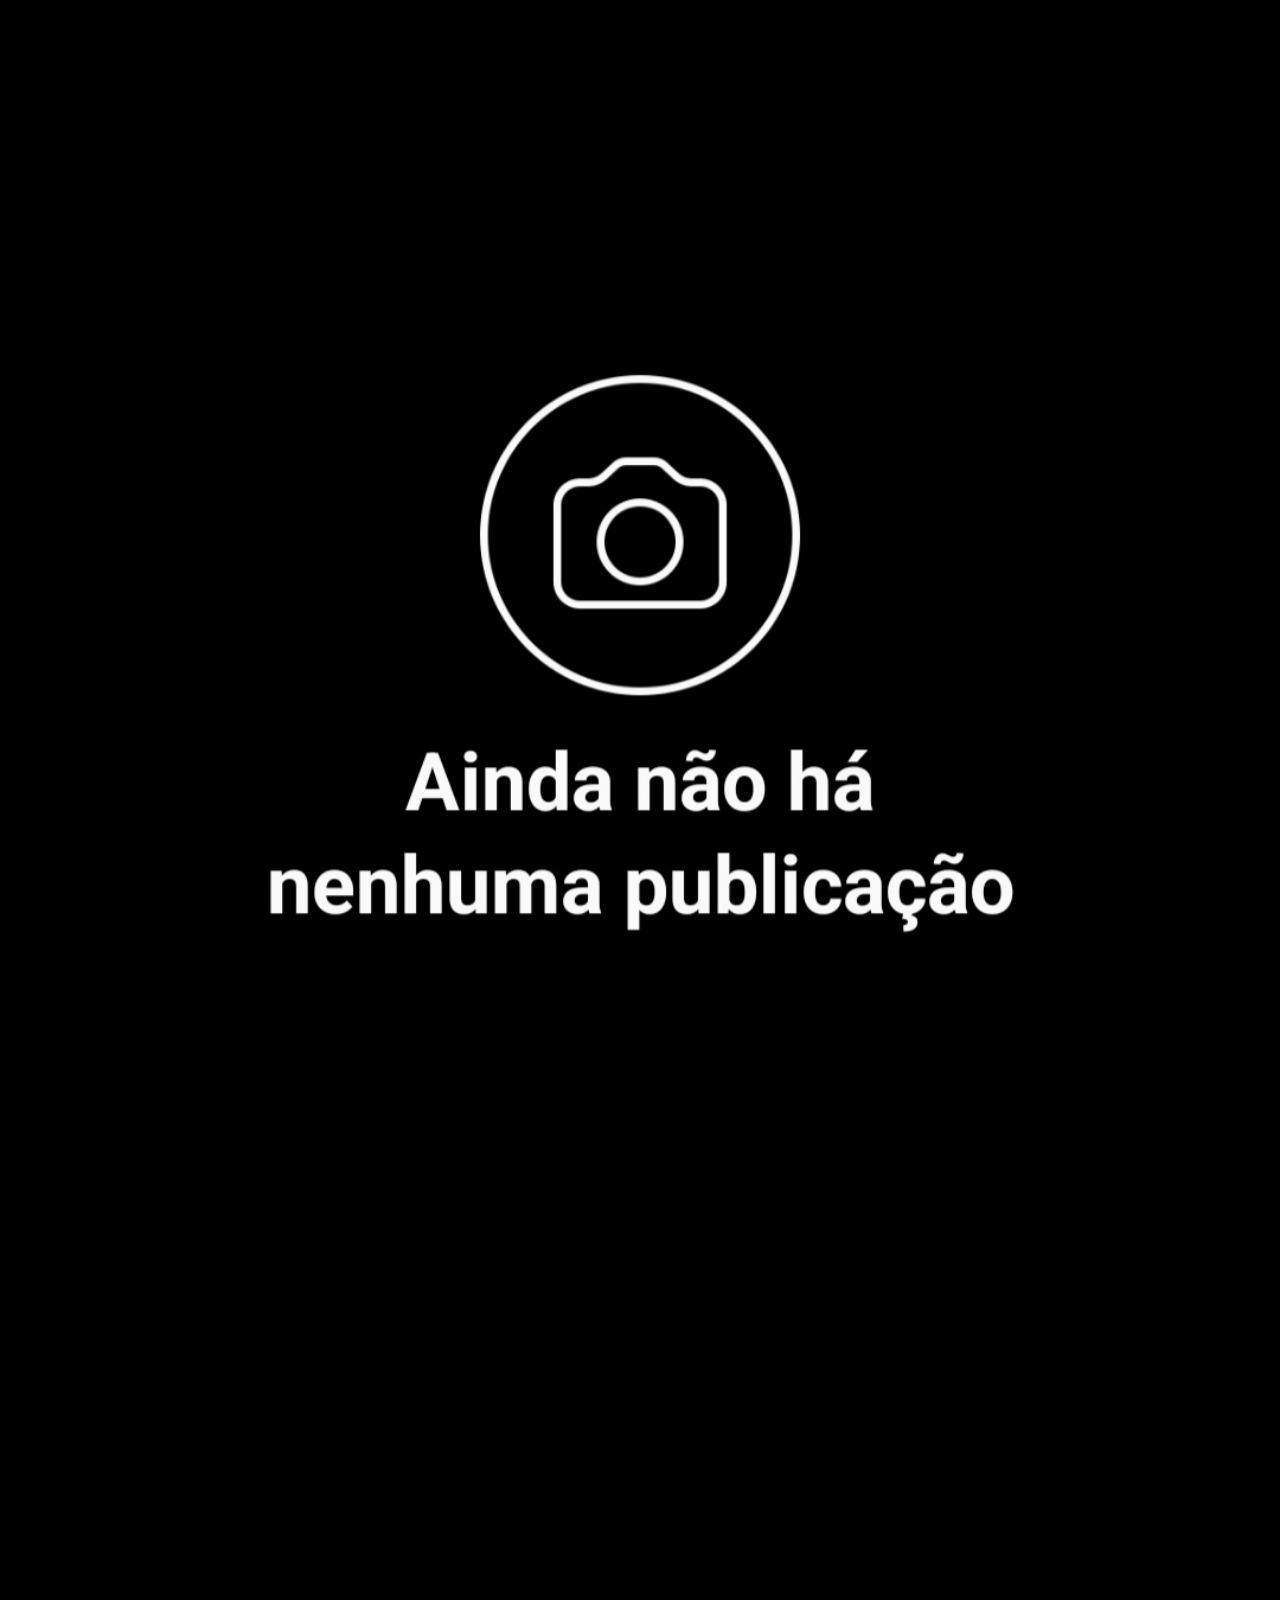
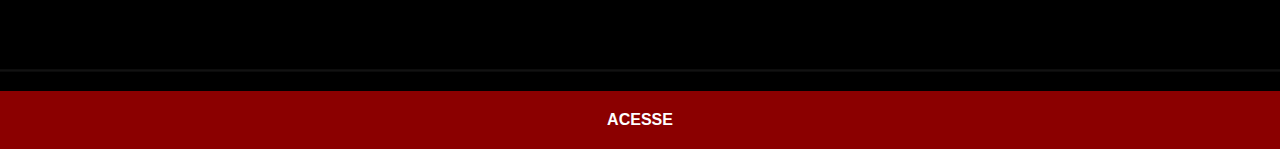
<file: instragram.html>
<!DOCTYPE html>
<html lang="pt-br">
<head>
    <meta charset="UTF-8">
    <meta http-equiv="X-UA-Compatible" content="IE=edge">
    <meta name="viewport" content="width=device-width, initial-scale=1.0">
    <link rel="stylesheet" href="estilos/social.css">
    <title>Instragram</title>
</head>
<body>
<img src="imagens/tela-instagram.jpg" alt="Youtube">
<a href="https://www.instagram.com/joao_bortolace/" target="_blank" rel="external">Acesse</a>
</body>
</html>
</file>
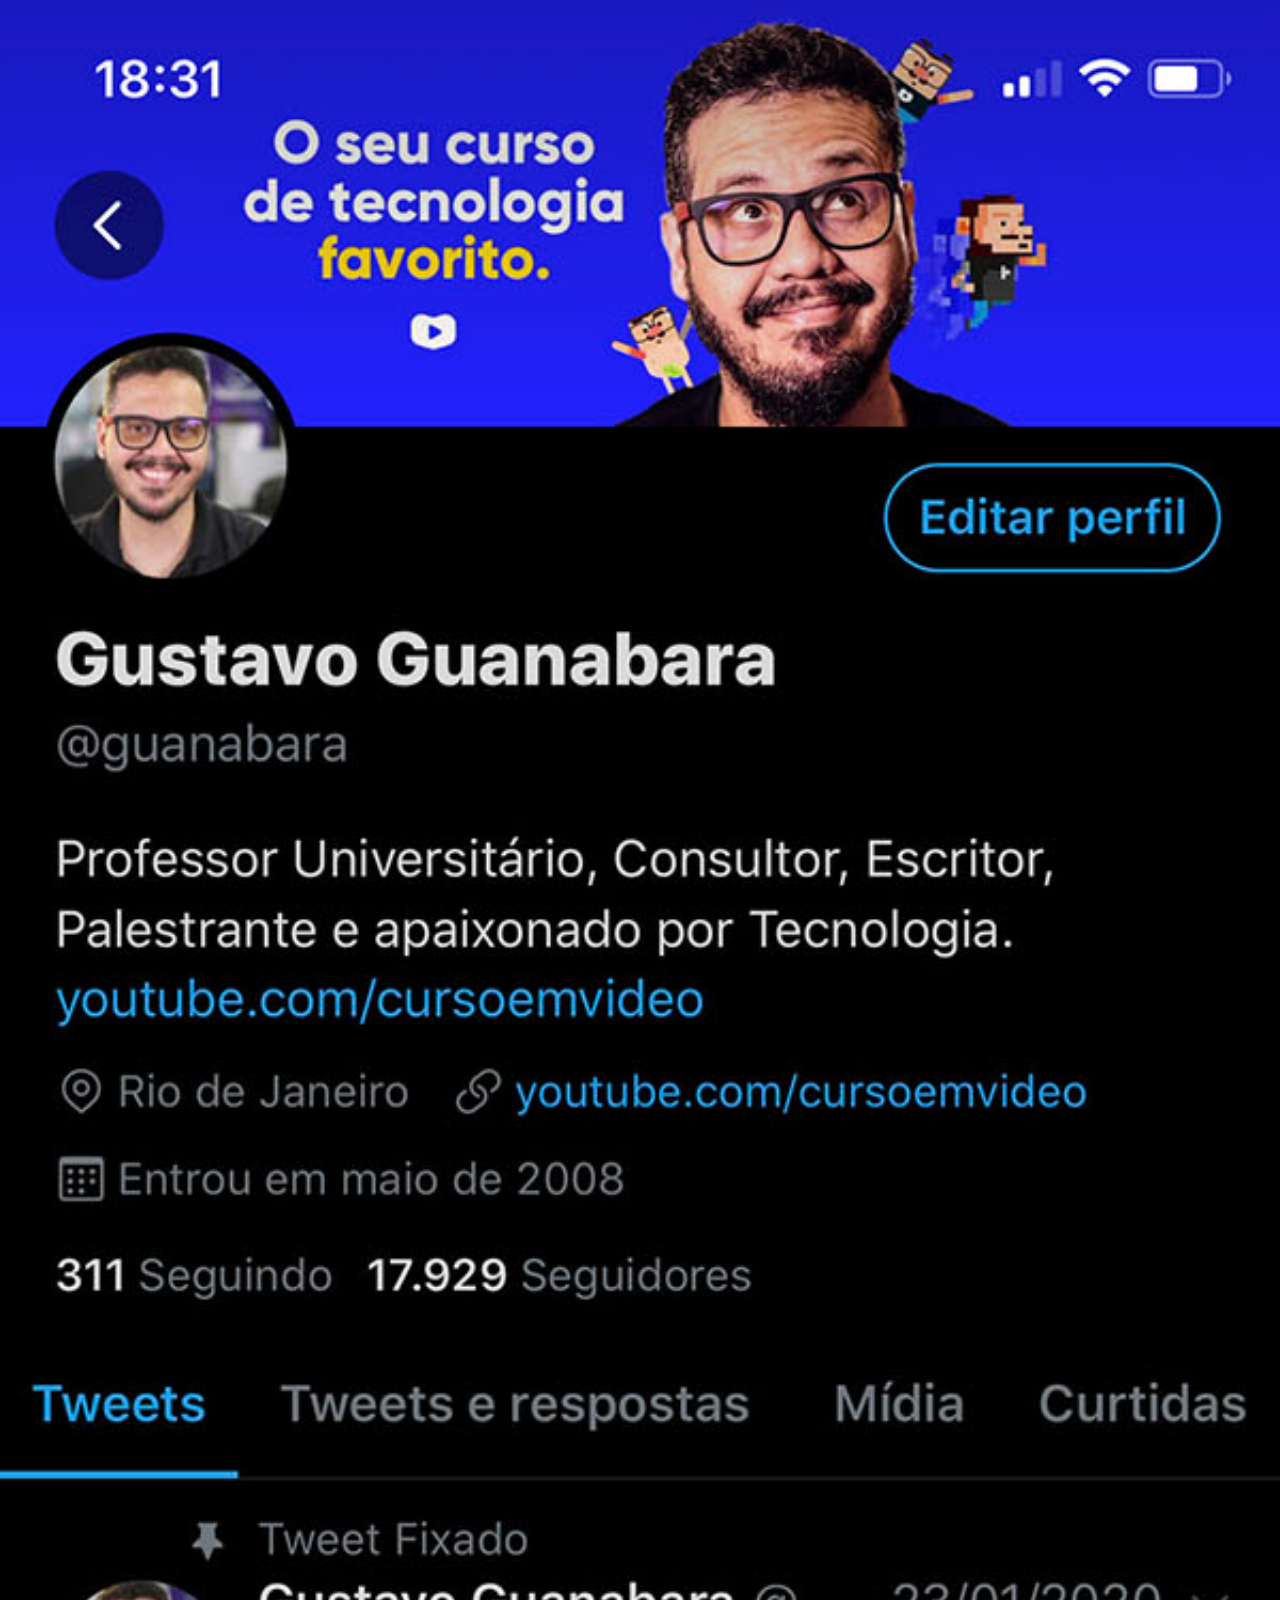
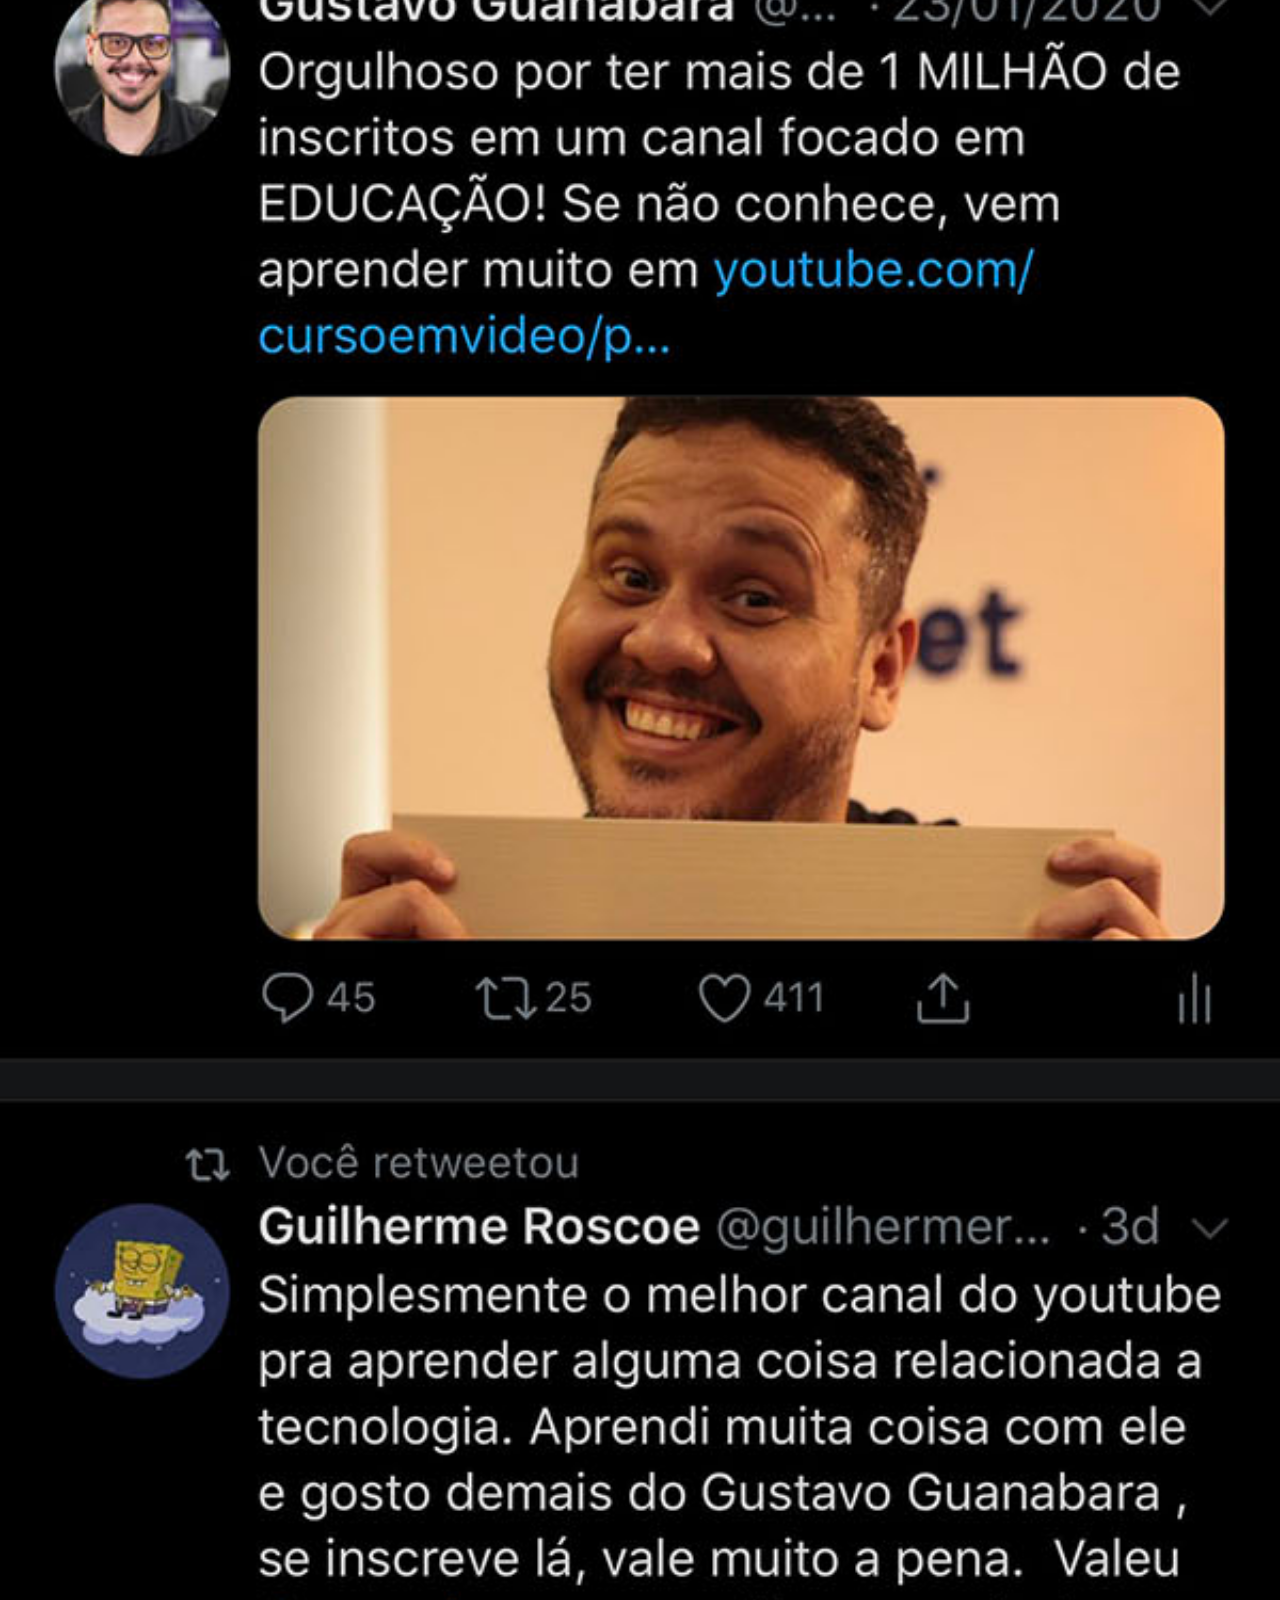
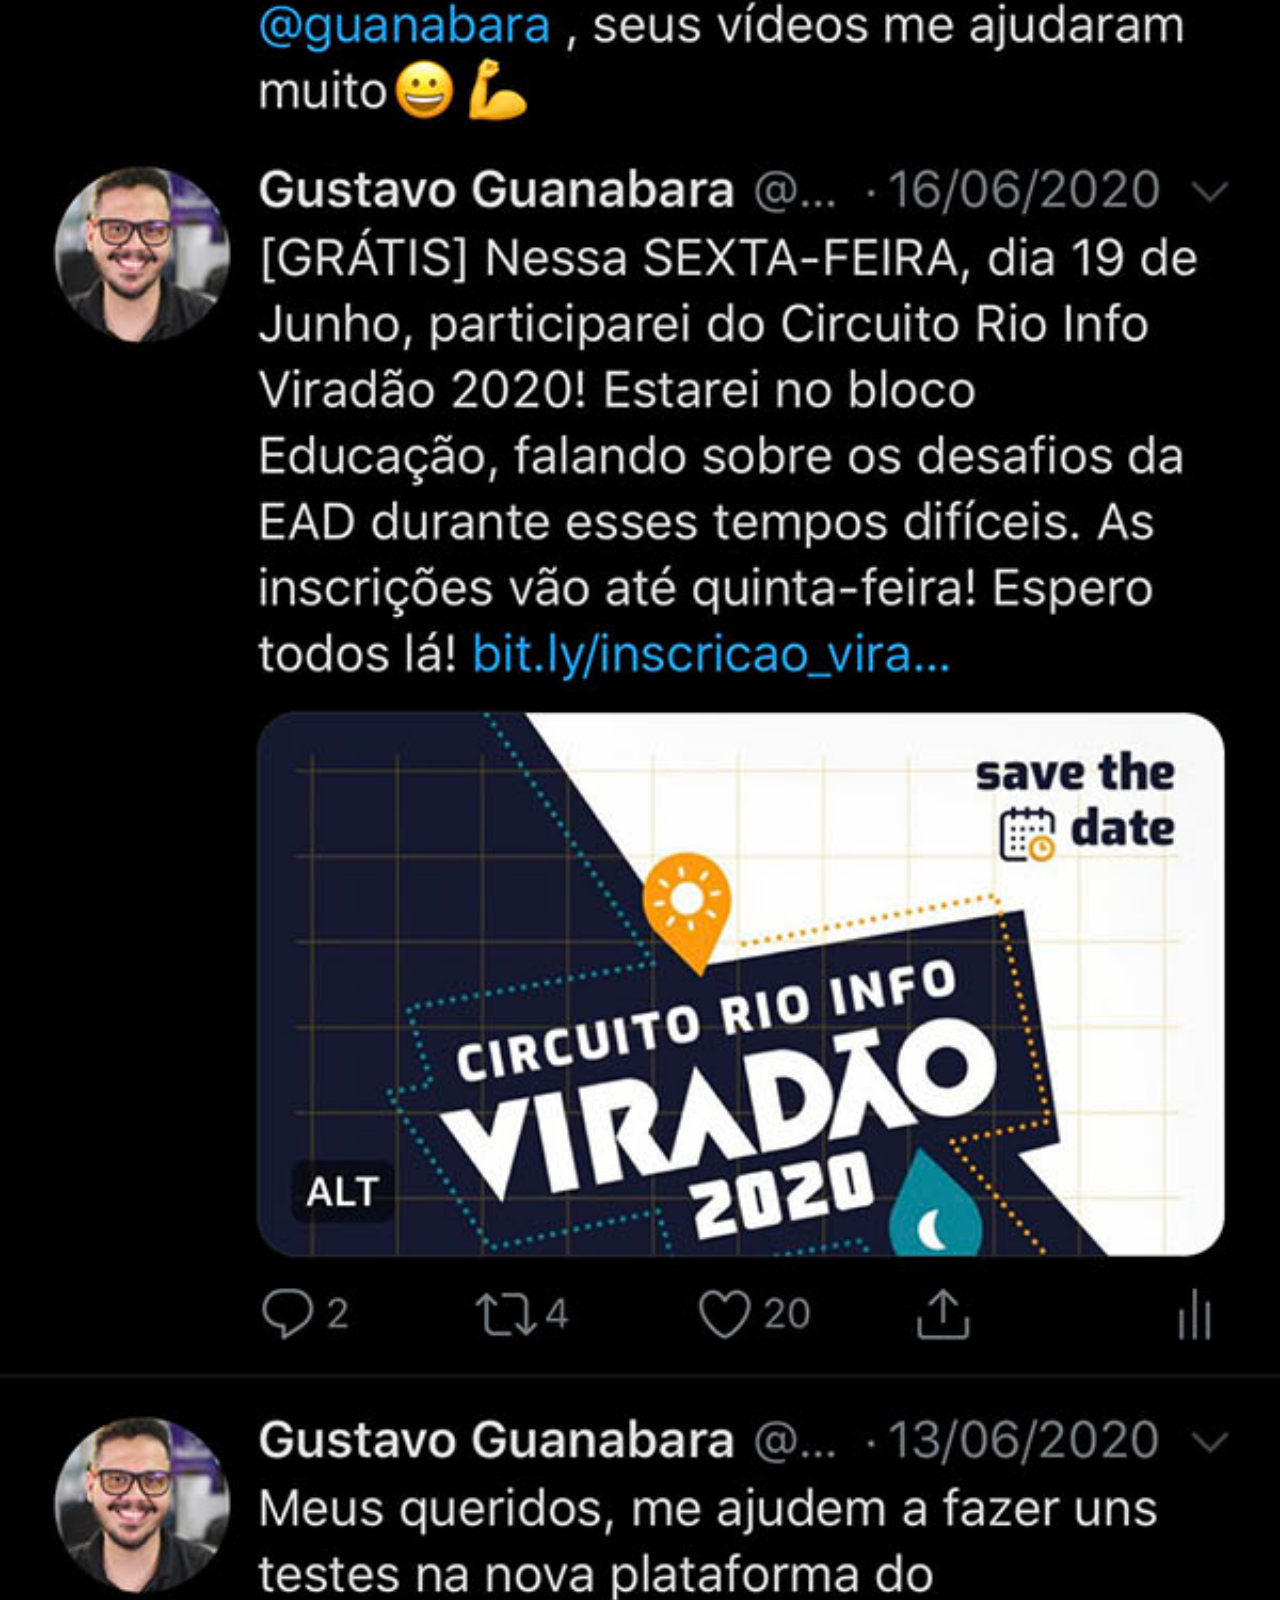
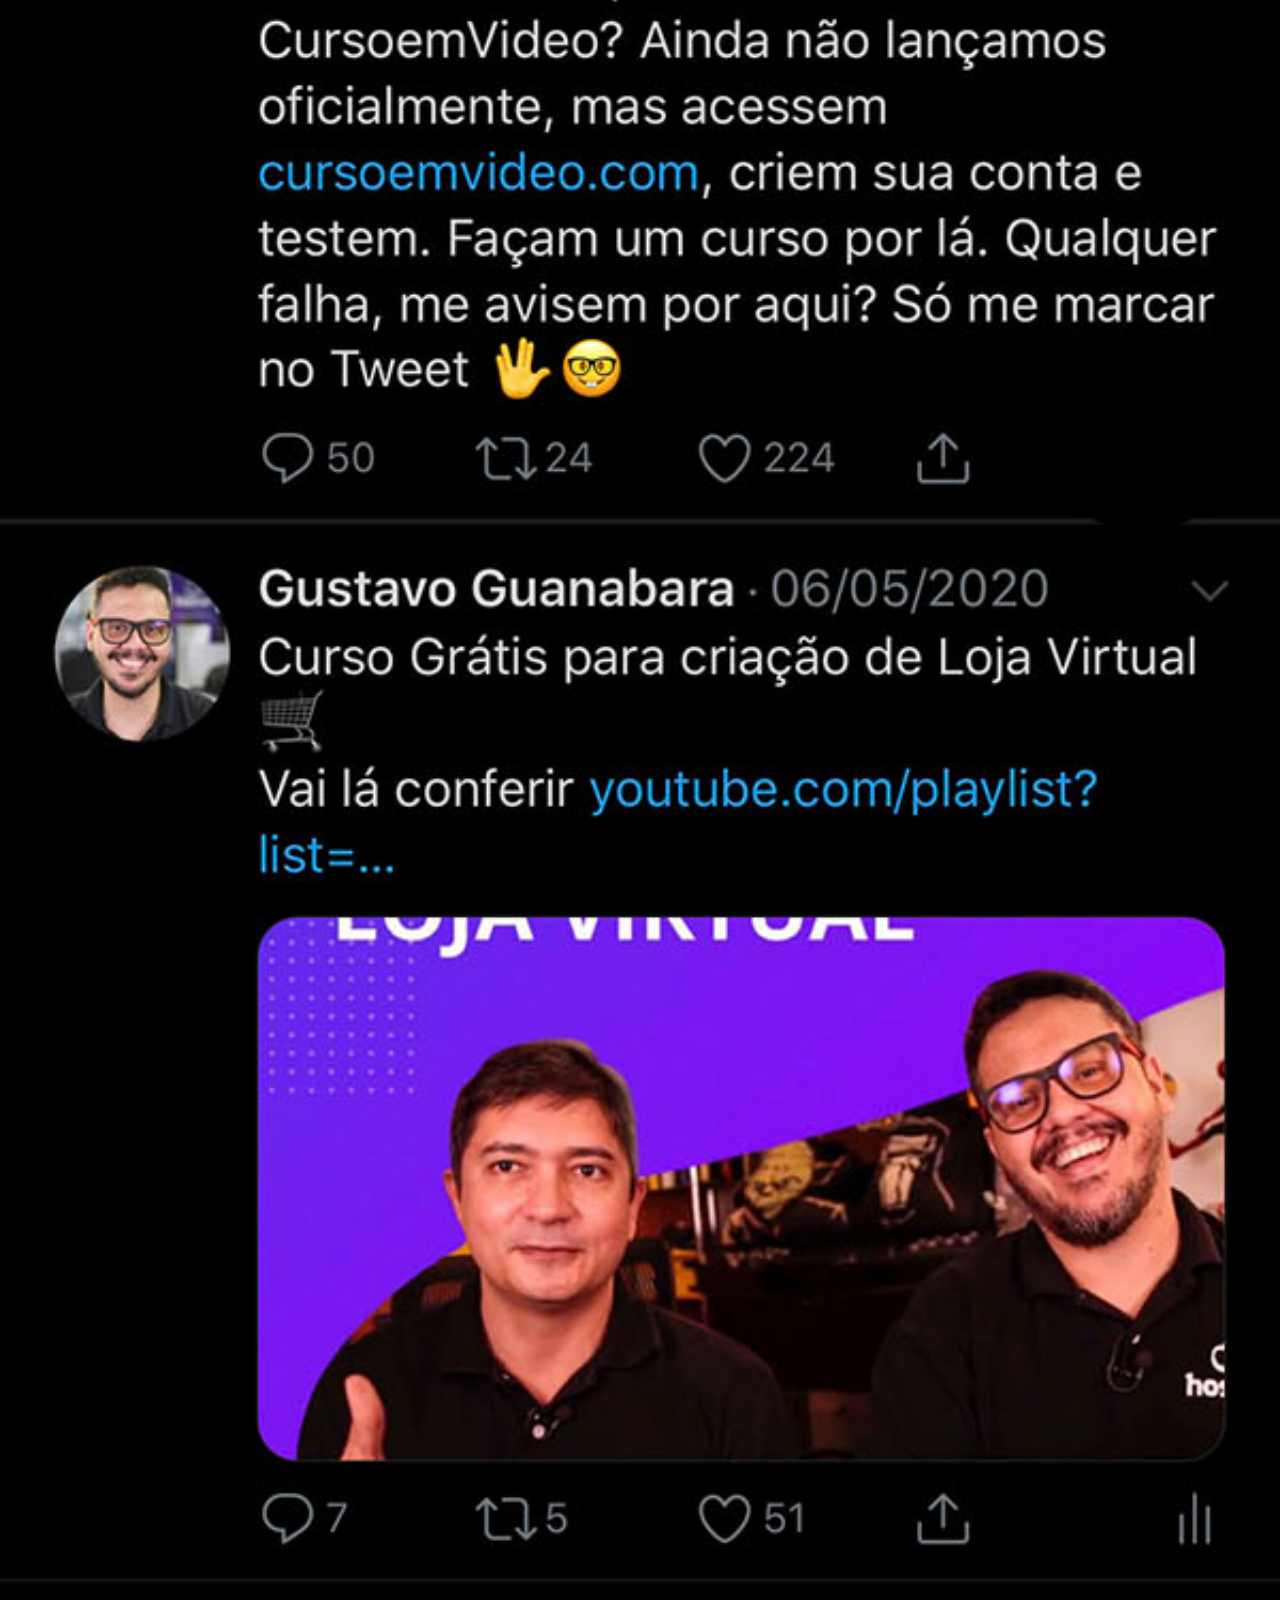
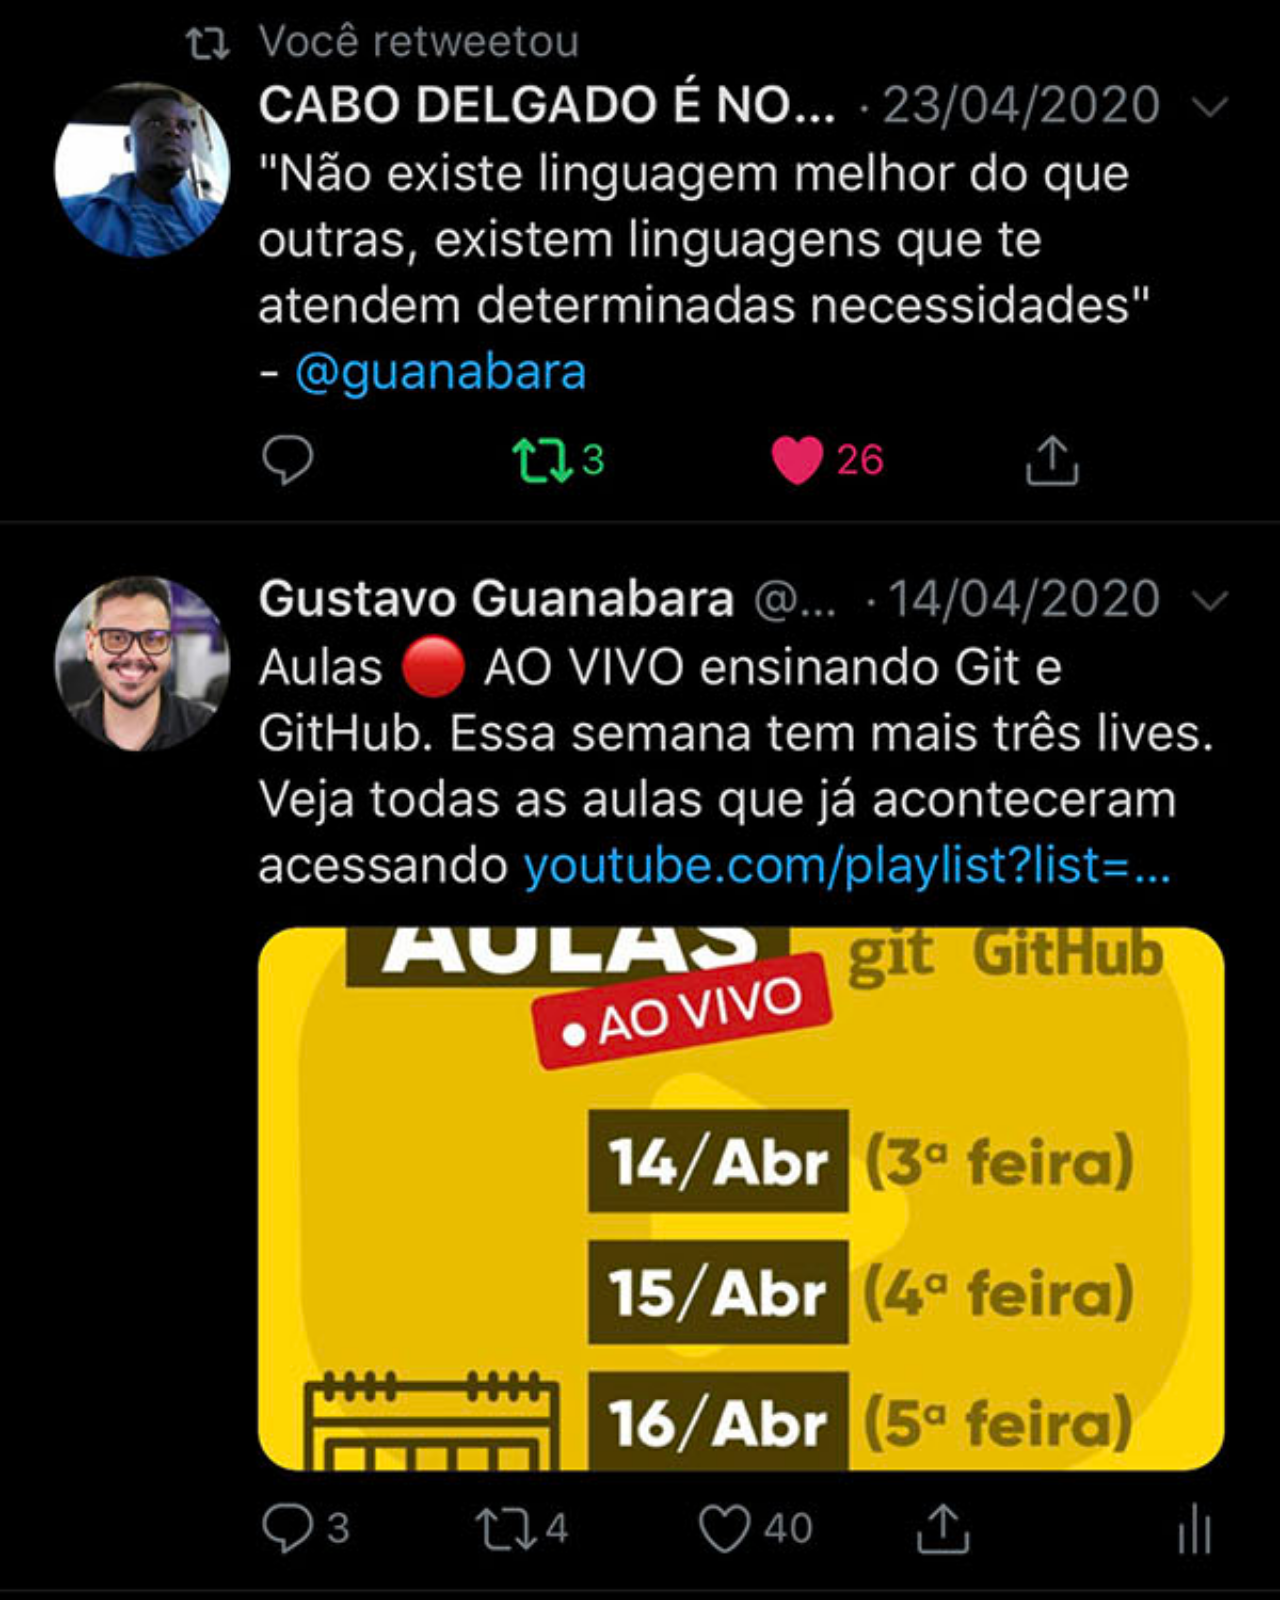
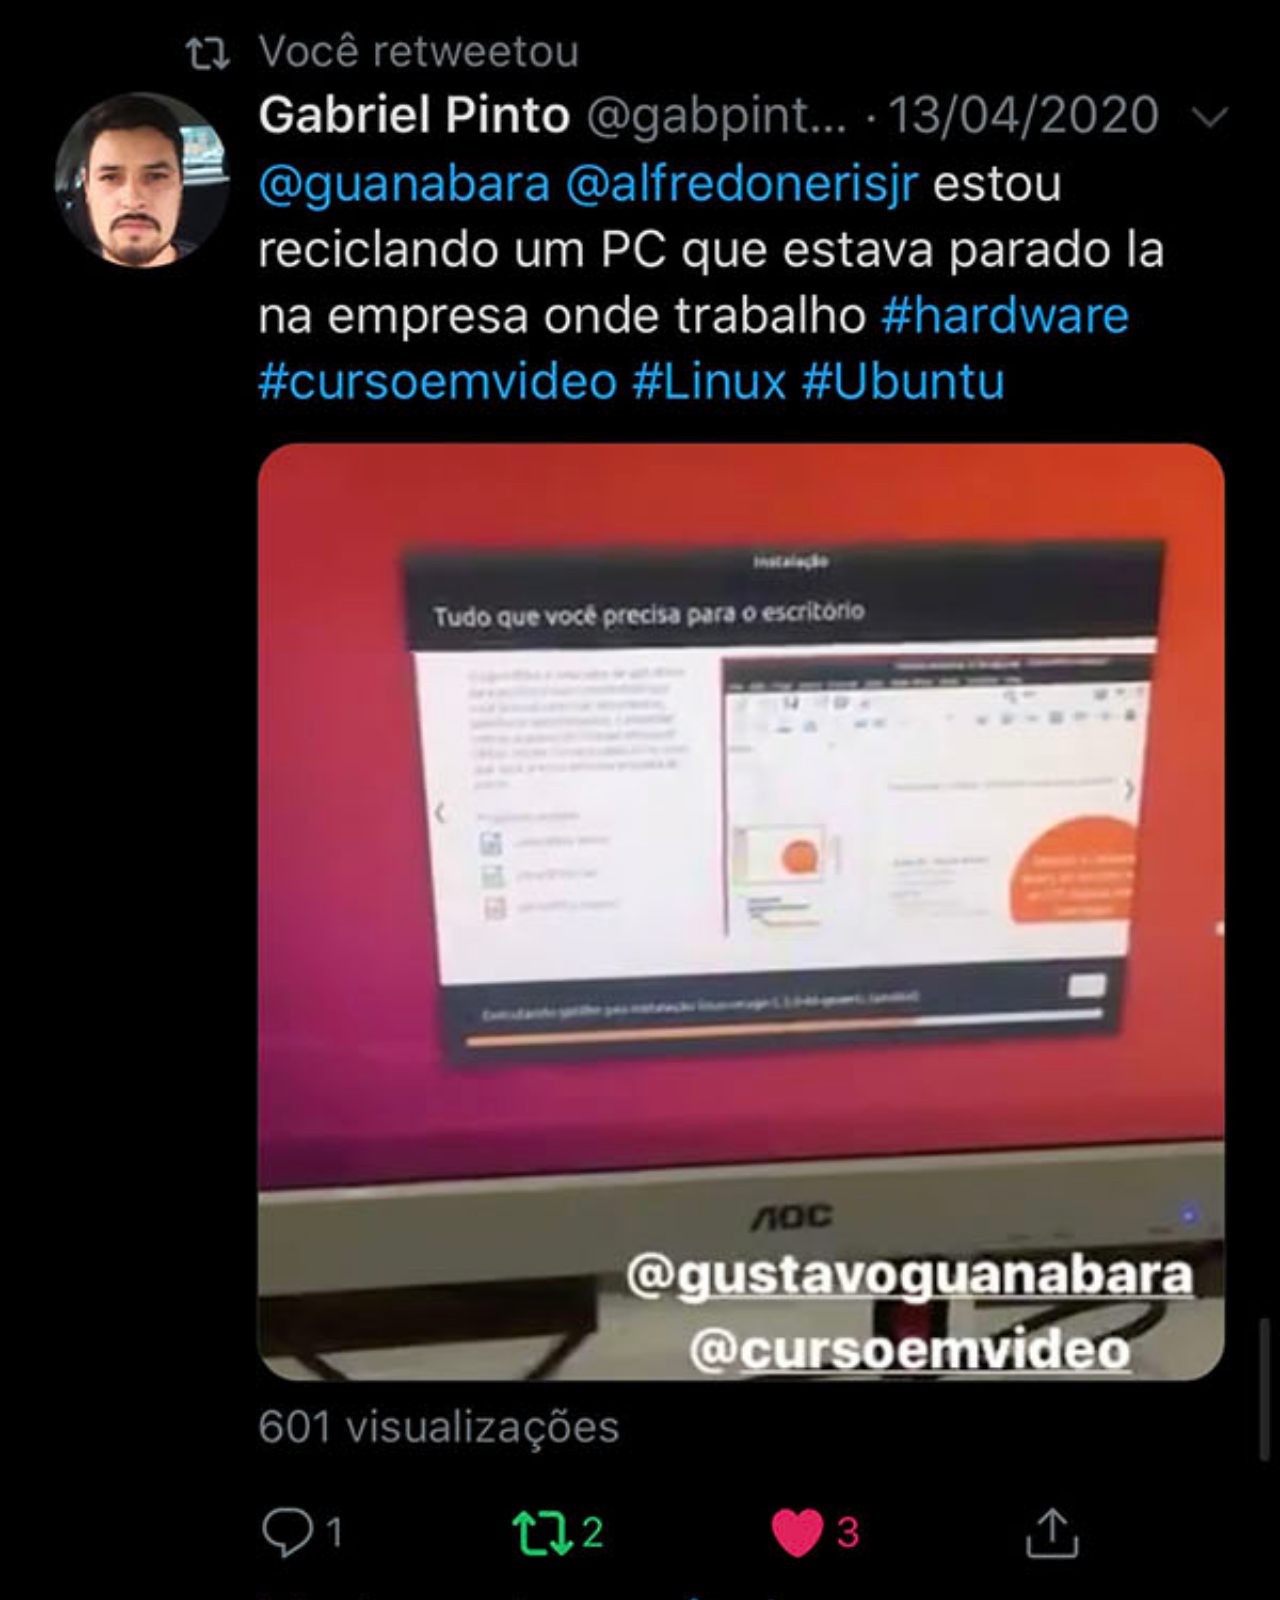
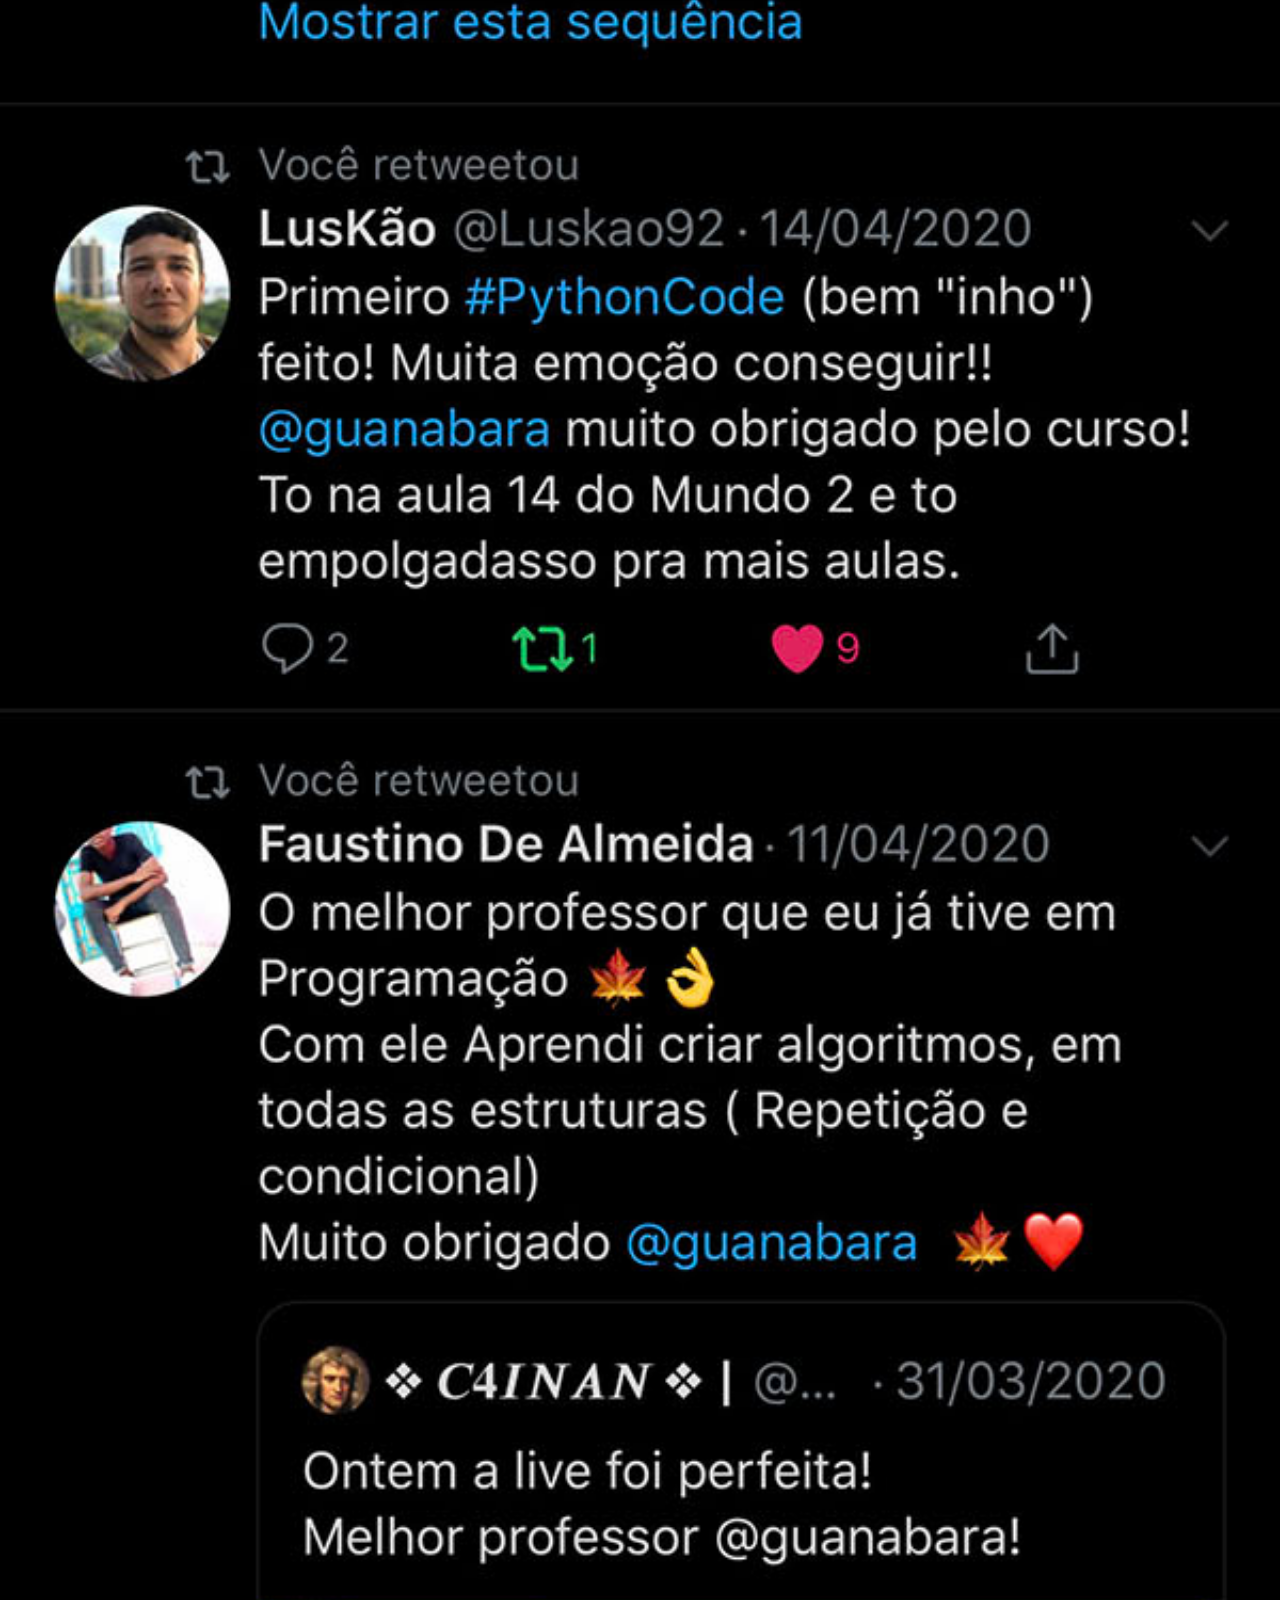
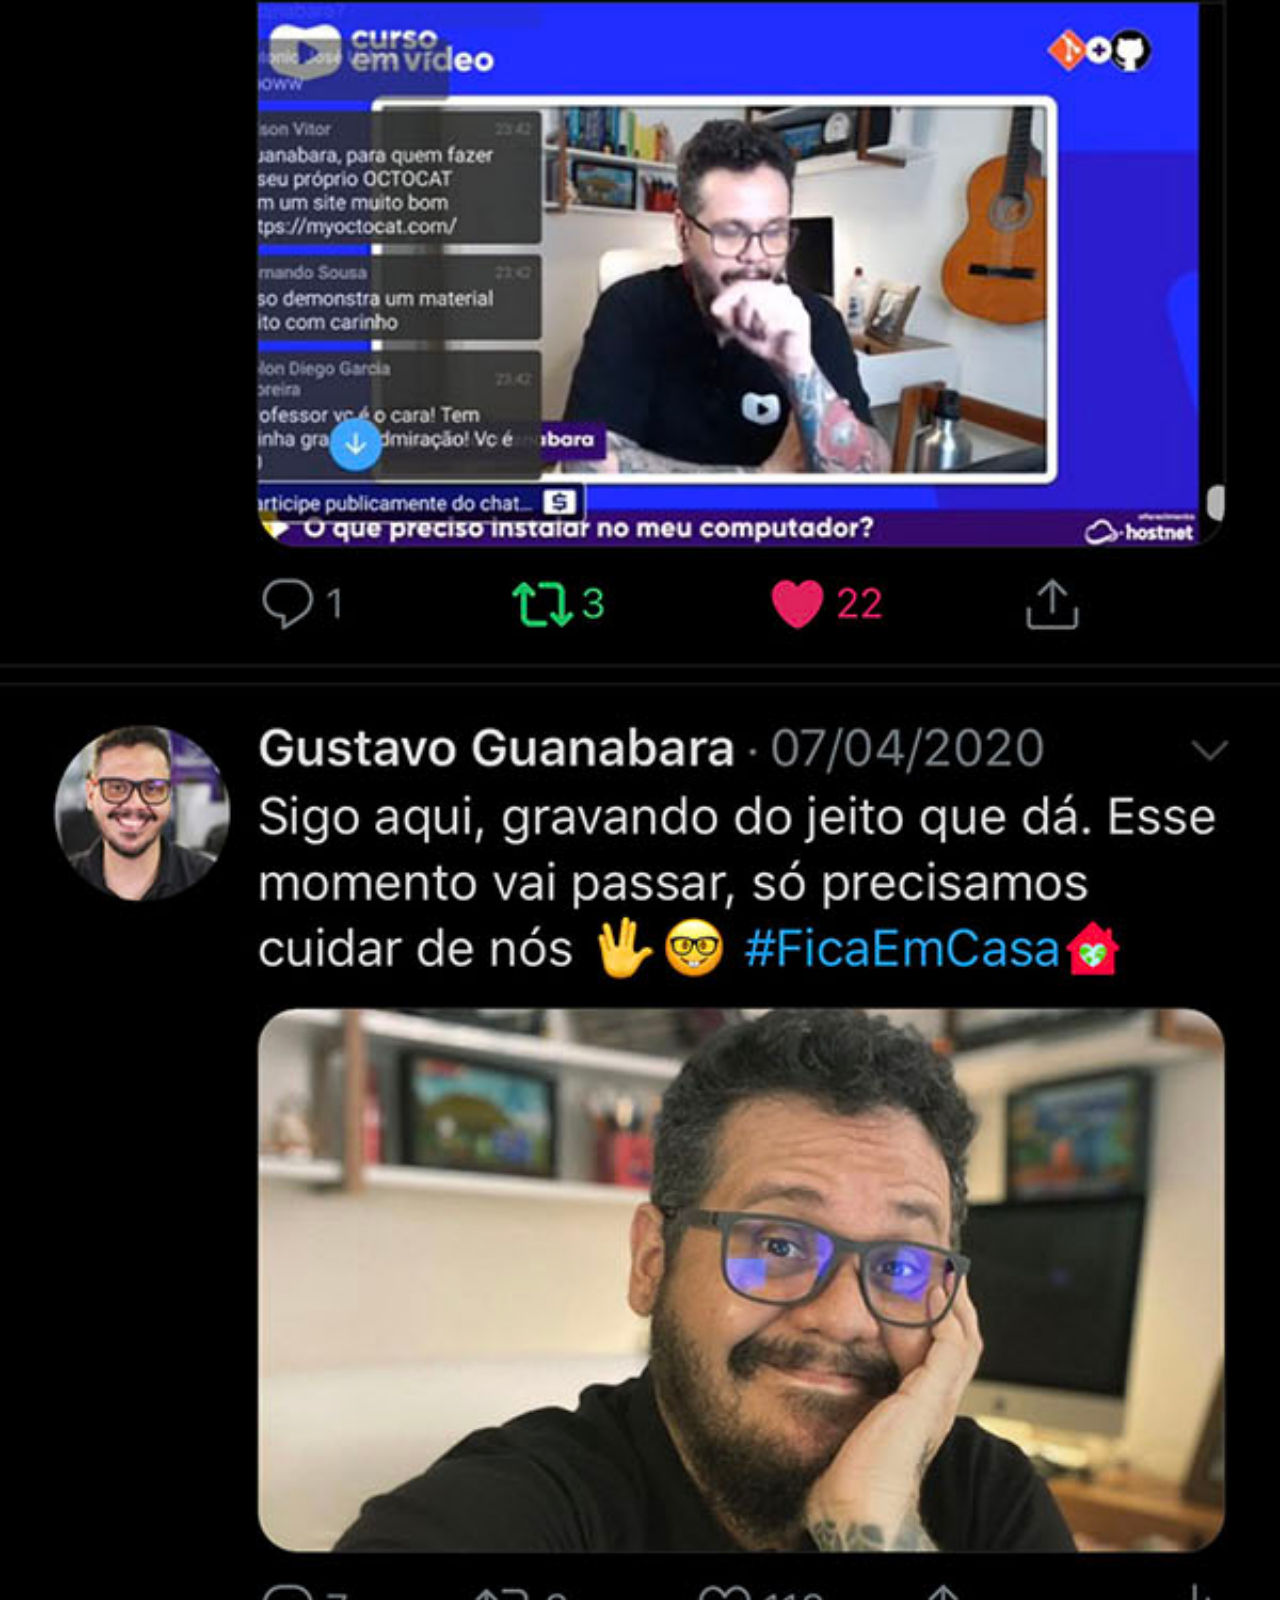
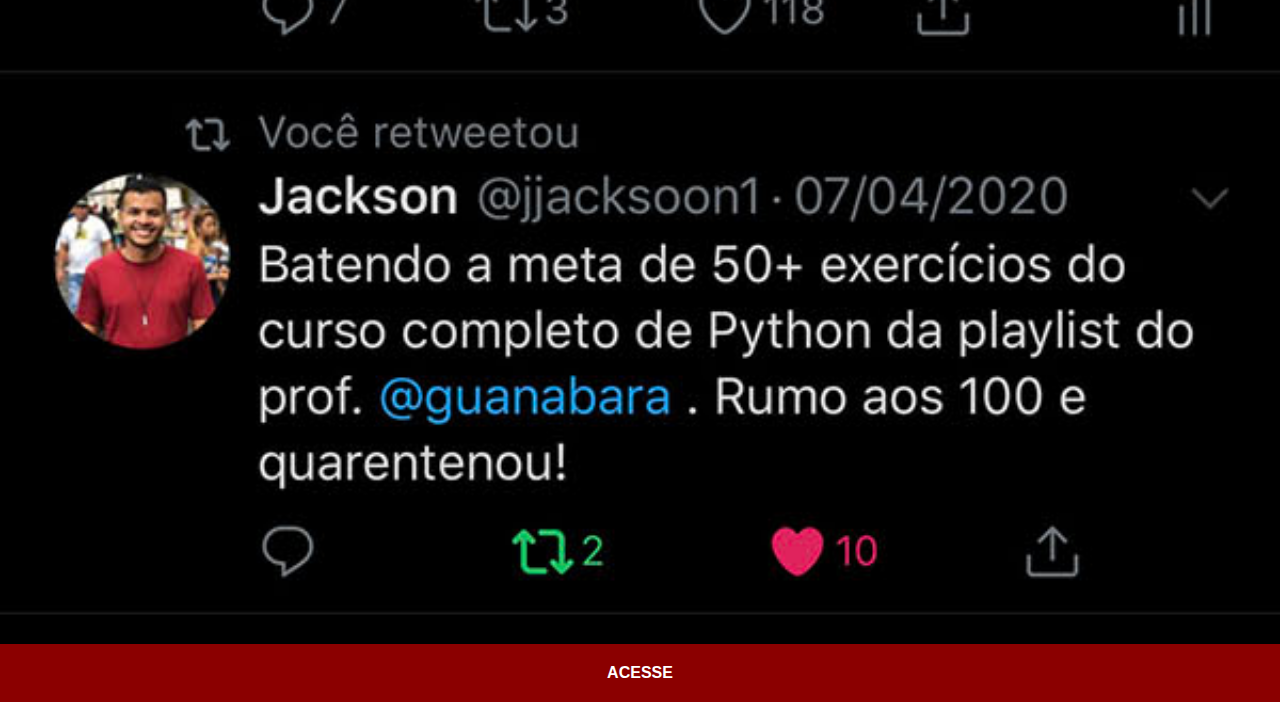
<file: twitter.html>
<!DOCTYPE html>
<html lang="pt-br">
<head>
    <meta charset="UTF-8">
    <meta http-equiv="X-UA-Compatible" content="IE=edge">
    <meta name="viewport" content="width=device-width, initial-scale=1.0">
    <link rel="stylesheet" href="estilos/social.css">
    <title>Twitter</title>
</head>
<body>
<img src="imagens/tela-twitter.jpg" alt="Youtube">
<a href="https://twitter.com/Gamer13_joao" target="_blank" rel="external">Acesse</a>
</body>
</html>
</file>
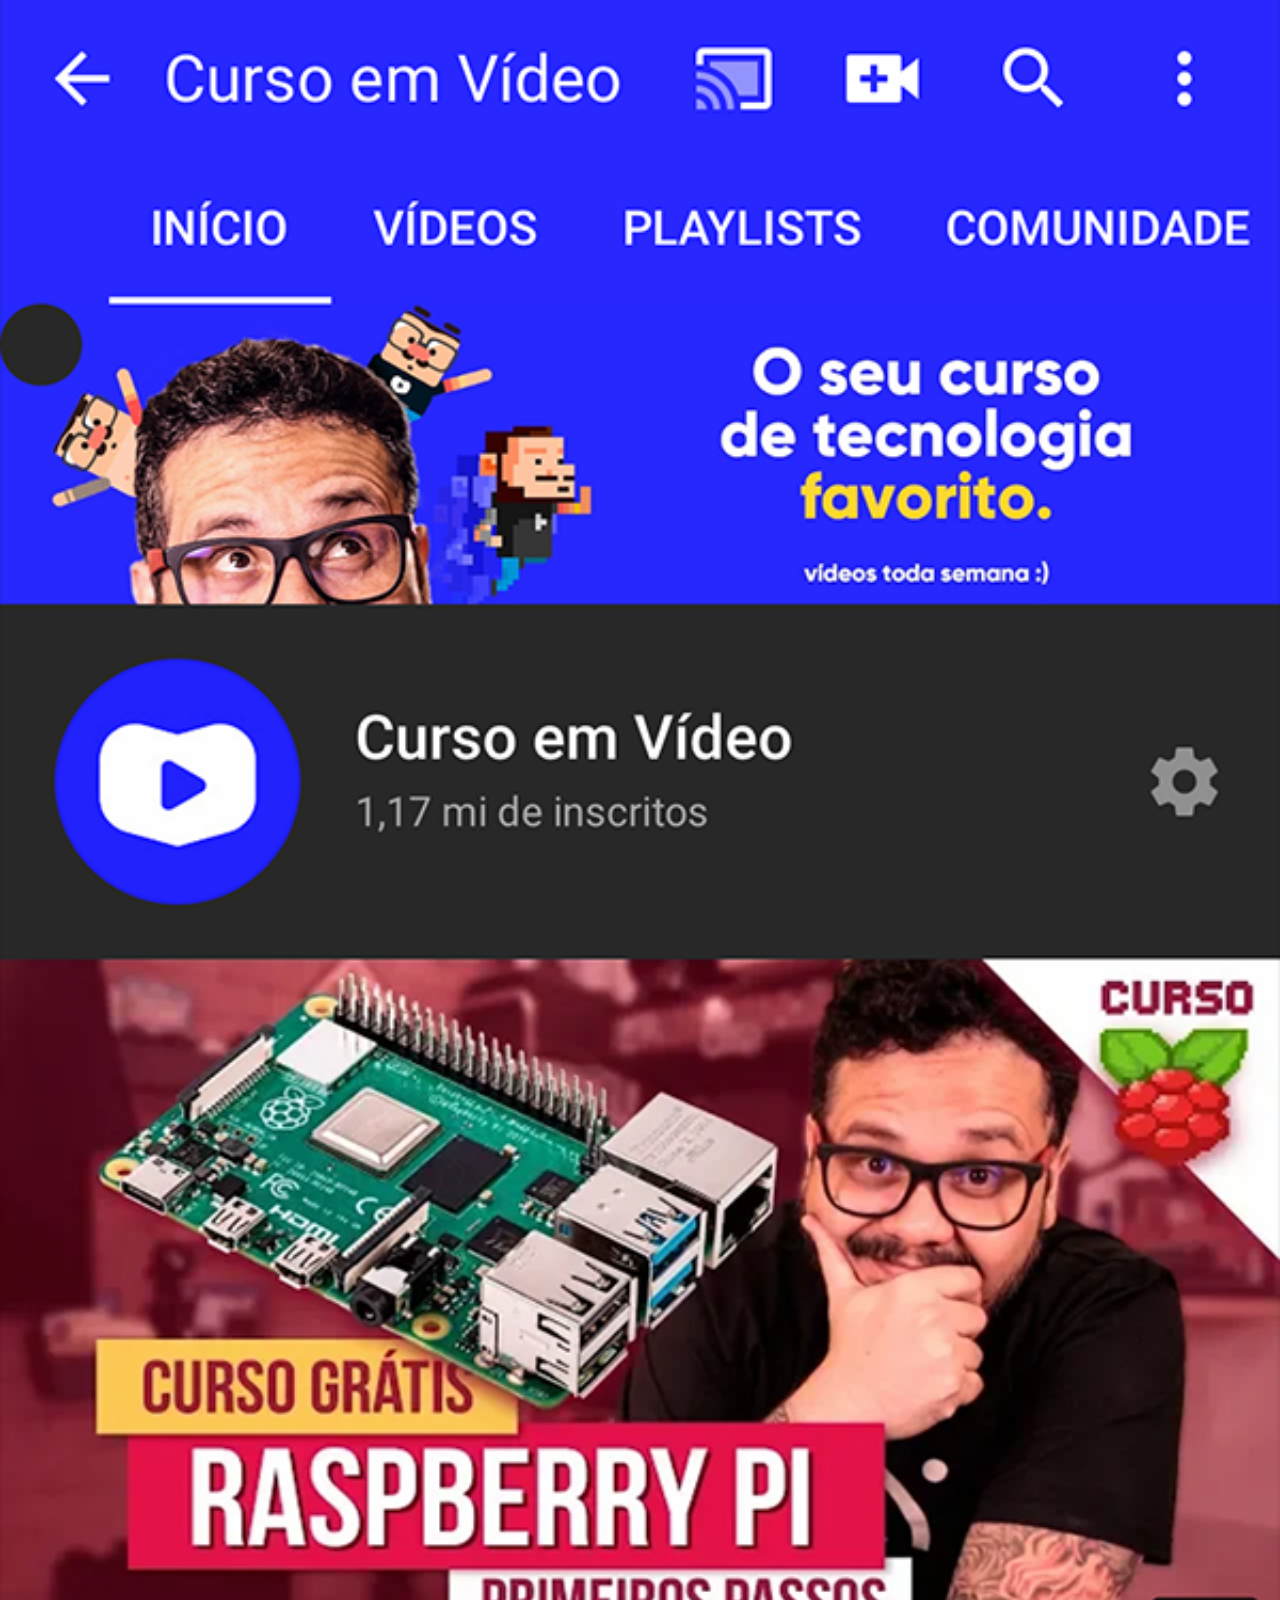
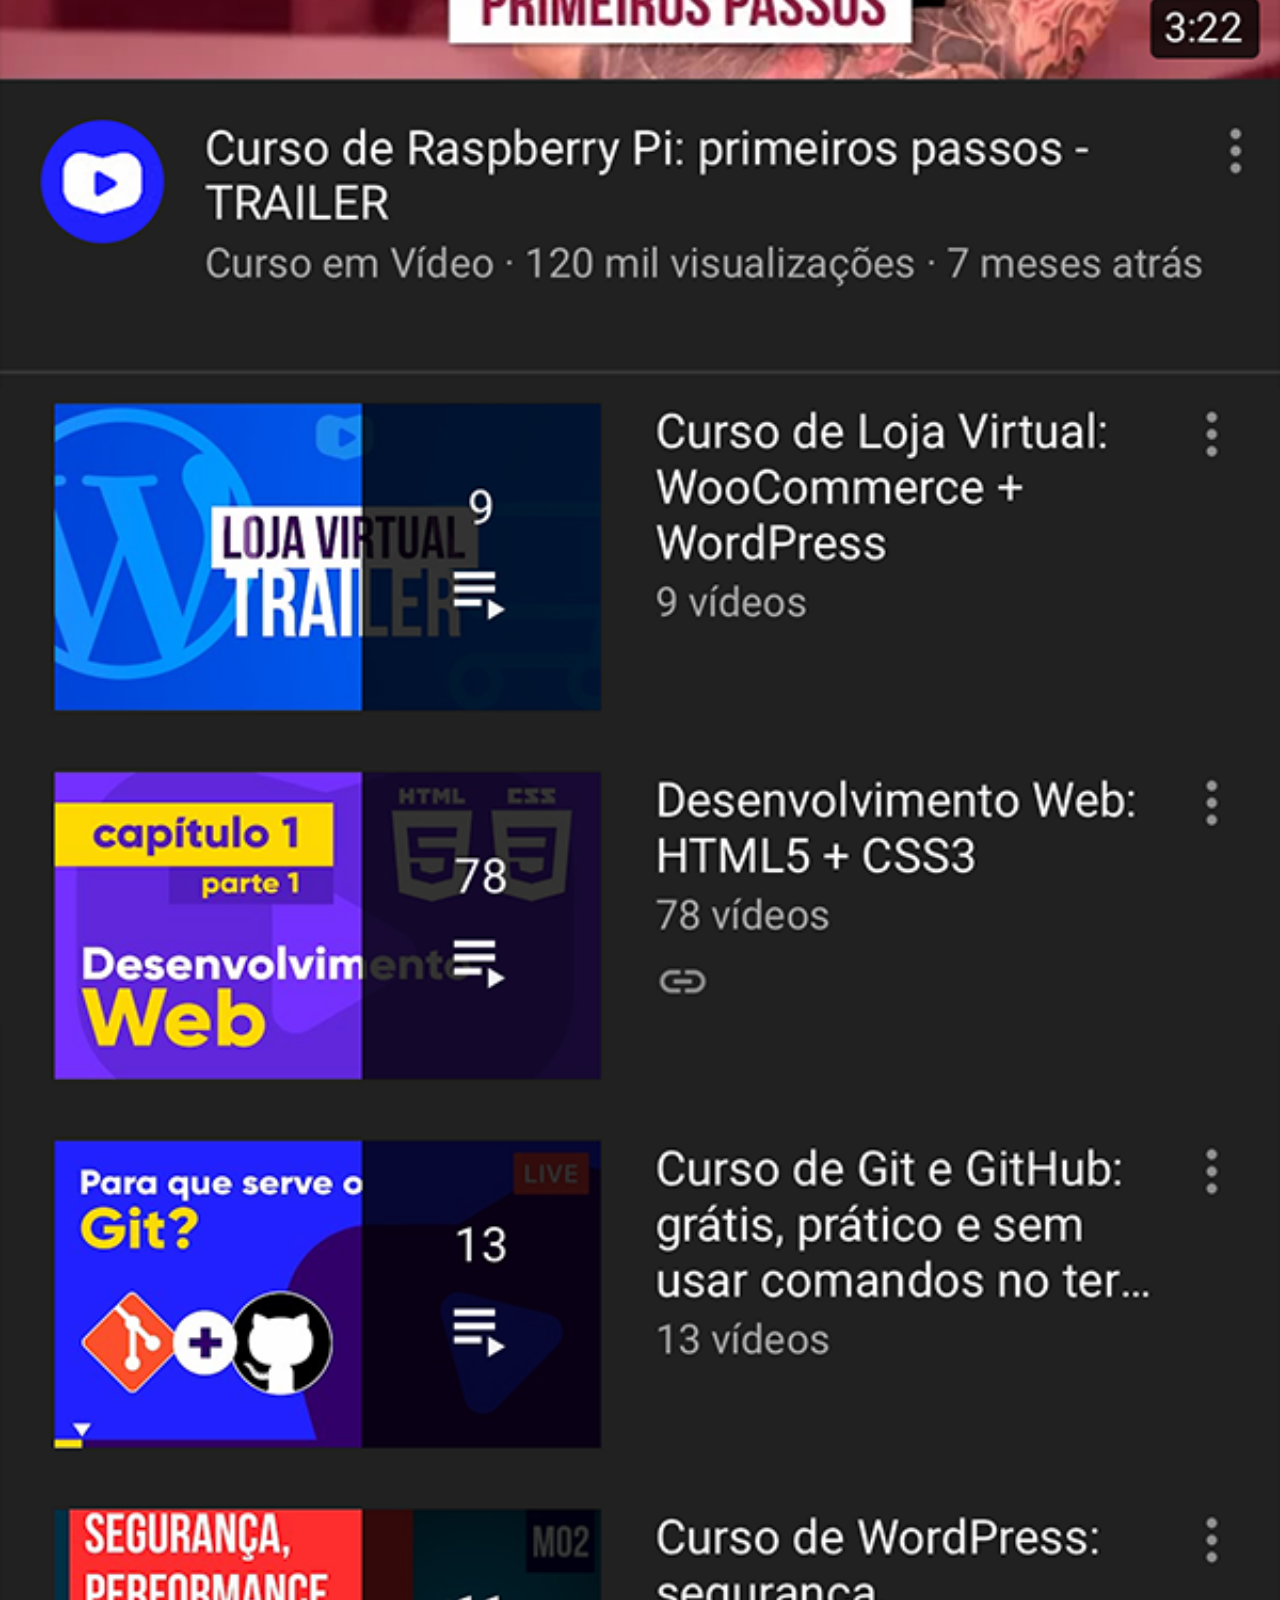
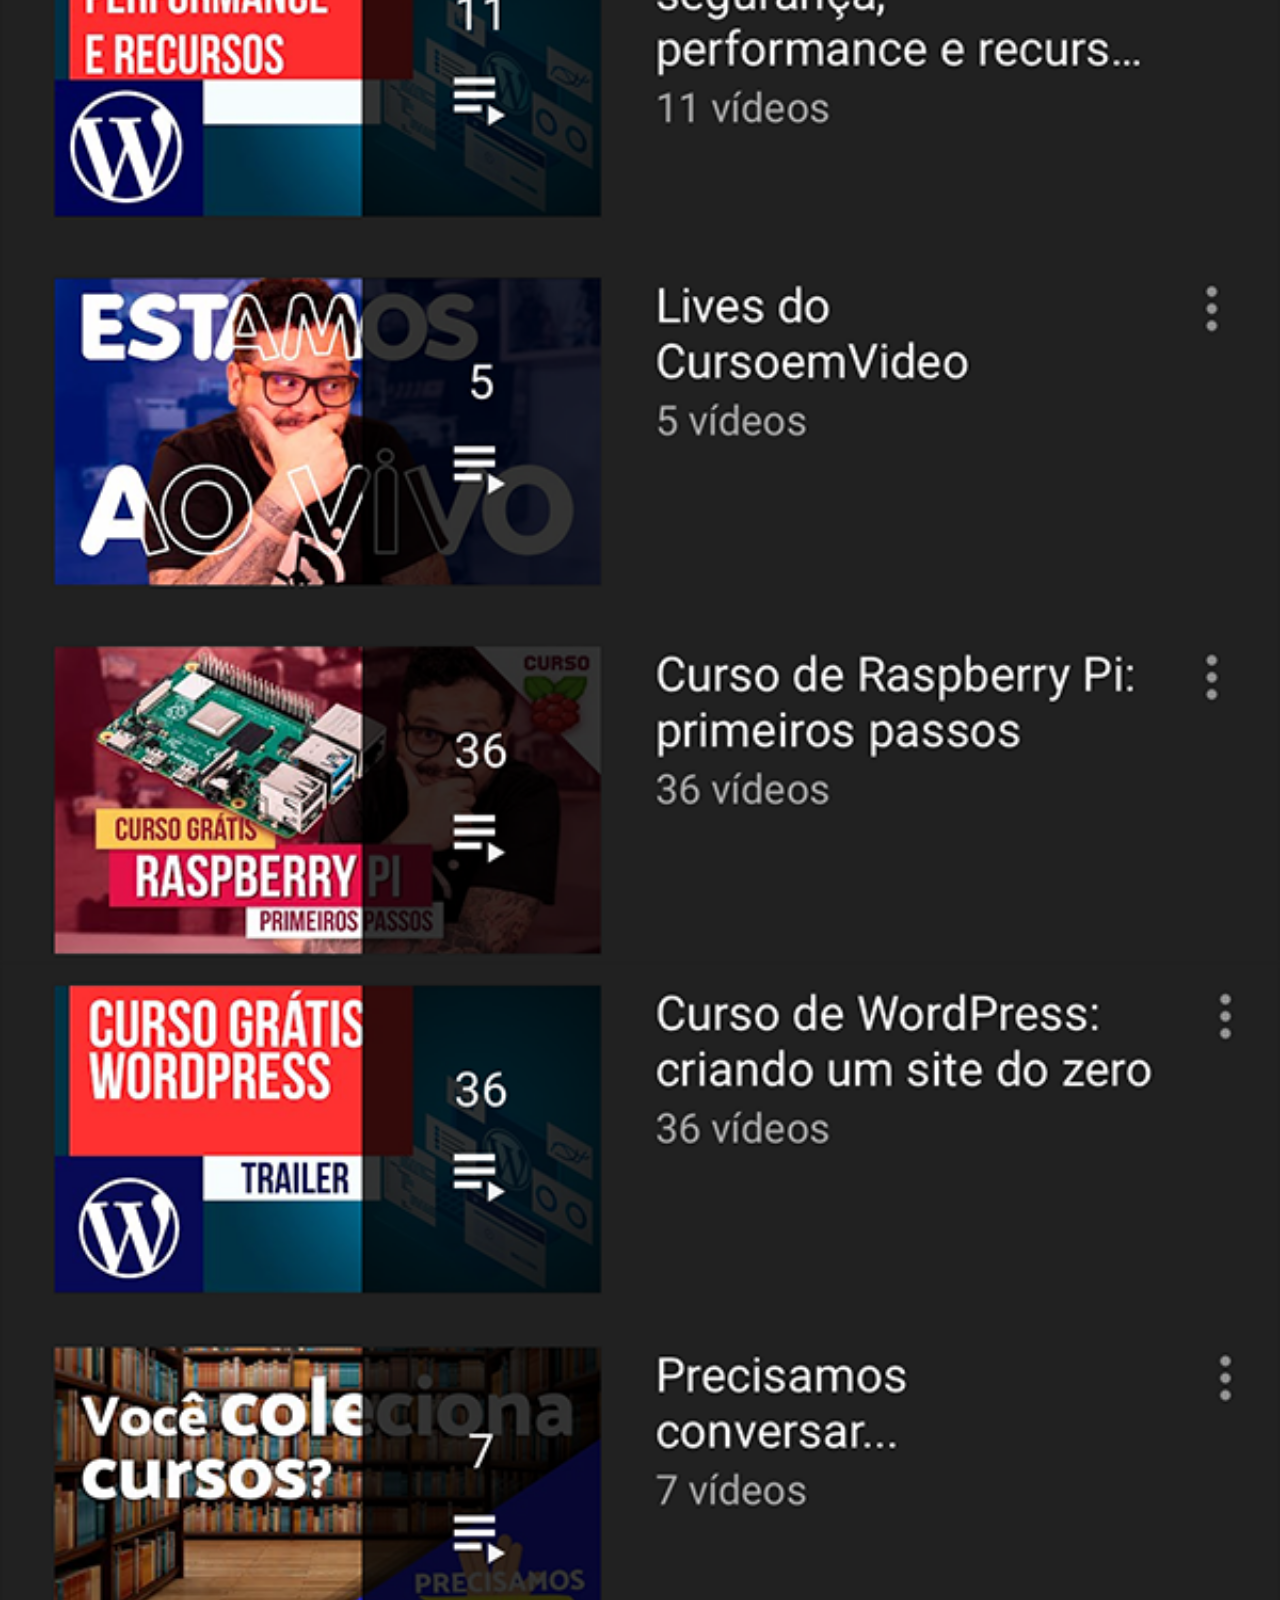
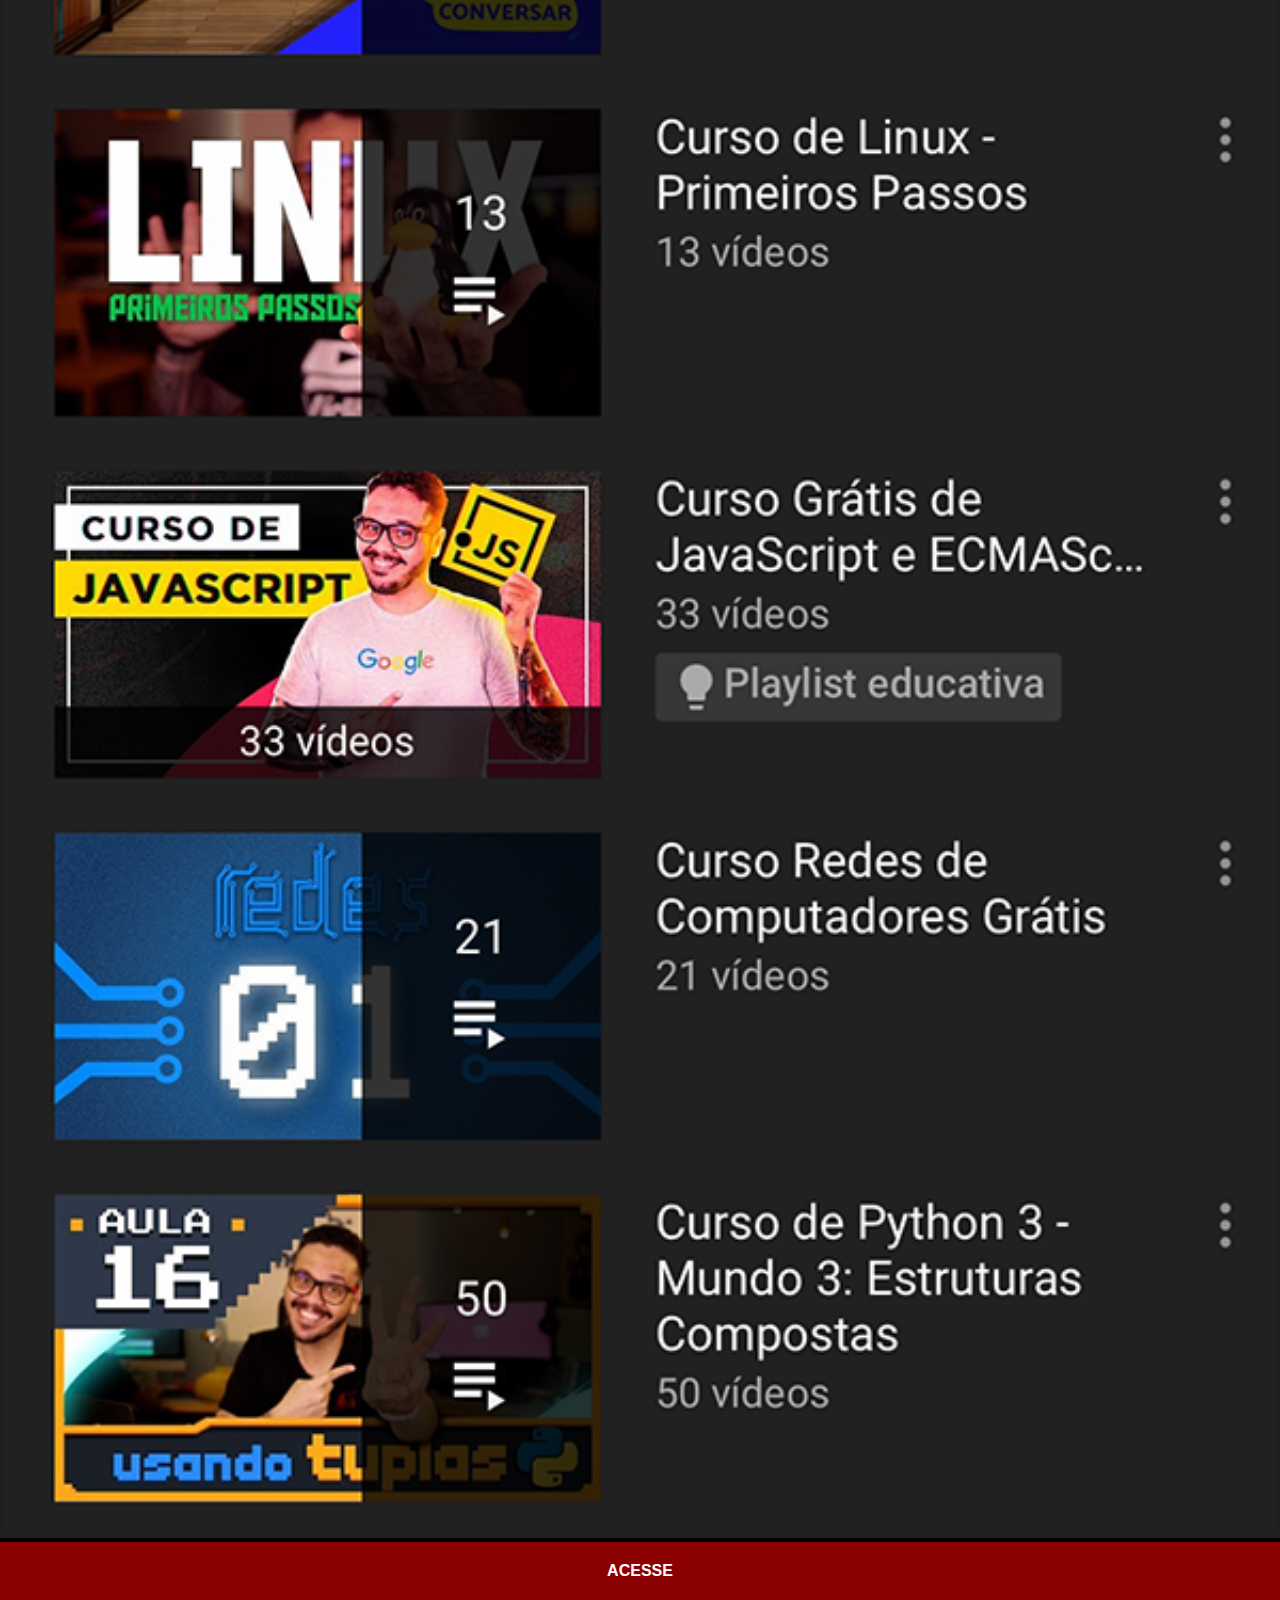
<file: youtube.html>
<!DOCTYPE html>
<html lang="pt-br">
<head>
    <meta charset="UTF-8">
    <meta http-equiv="X-UA-Compatible" content="IE=edge">
    <meta name="viewport" content="width=device-width, initial-scale=1.0">
    <link rel="stylesheet" href="estilos/social.css">
    <title>Youtube</title>
</head>
<body>
<img src="imagens/tela-youtube.png" alt="Youtube">
<a href="https://www.youtube.com/@CursoemVideo" target="_blank" rel="external">Acesse</a>
</body>
</html>
</file>
<file: estilos/style.css>
@charset "UTF-8";

* {
    margin: 0px;
    padding: 0px;
    font-family: Arial, Helvetica, sans-serif;
}

html, body {
    height: 100vh;
    width: 100vw;
}

body {
    background: black url(../imagens/fundo-espaco.jpeg) no-repeat center center;
    background-size: cover;
    background-attachment: fixed;
}

main {
    position: relative;
    height: 100vh;
}

section#celular {
    position: absolute;
    top: 50%;
    left: 50%;
    transform: translate(-50%, -50%);
    height: 600px;
    width: 283px;
    background-color: black;
    background: url(../imagens/celular.png) no-repeat fixed center center;
    background-size: cover;
}

section#sociais {
    float: right;
}

section#sociais img {
    width: 50px;
    height: 50px;
    display: block;
    border-radius: 50%;
    margin: 10px;
    margin-bottom: 15px;
    box-shadow: 2px 2px 5px rgba(79, 74, 74, 0.4);
    box-sizing: border-box;
}

section#sociais img:hover {
    transform: translate(-5%, -5%);
    box-shadow: 5px 5px 10px rgb(80, 75, 75);
    border: 2px solid rgba(255, 255, 255, 0.65);
    transition: transform 0.25s, border .2s, box-shadow 0.25s;
}

iframe#tela {
    position: relative;
    top: 14px;
    left: 14px;
    width: 253px;
    height: 566px;
    border-radius: 18px;
}
</file>
<file: estilos/social.css>
@charset "UTF-8";

* {
    margin: 0px;
    padding: 0px;
}

body {
    background-color: black;
}

::-webkit-scrollbar {
    width: 0px;
    height: 0px;
}
img {
    width: 100vw;
}
a {
    display: block;
    background-color: darkred;
    color: white;
    font-family: Arial, Helvetica, sans-serif;
    text-align: center;
    text-transform: uppercase;
    text-decoration: none;
    font-weight: bold;
    padding: 20px;
}
a:hover {
    background-color: red;
    transition: background-color .25s;
}
</file>
